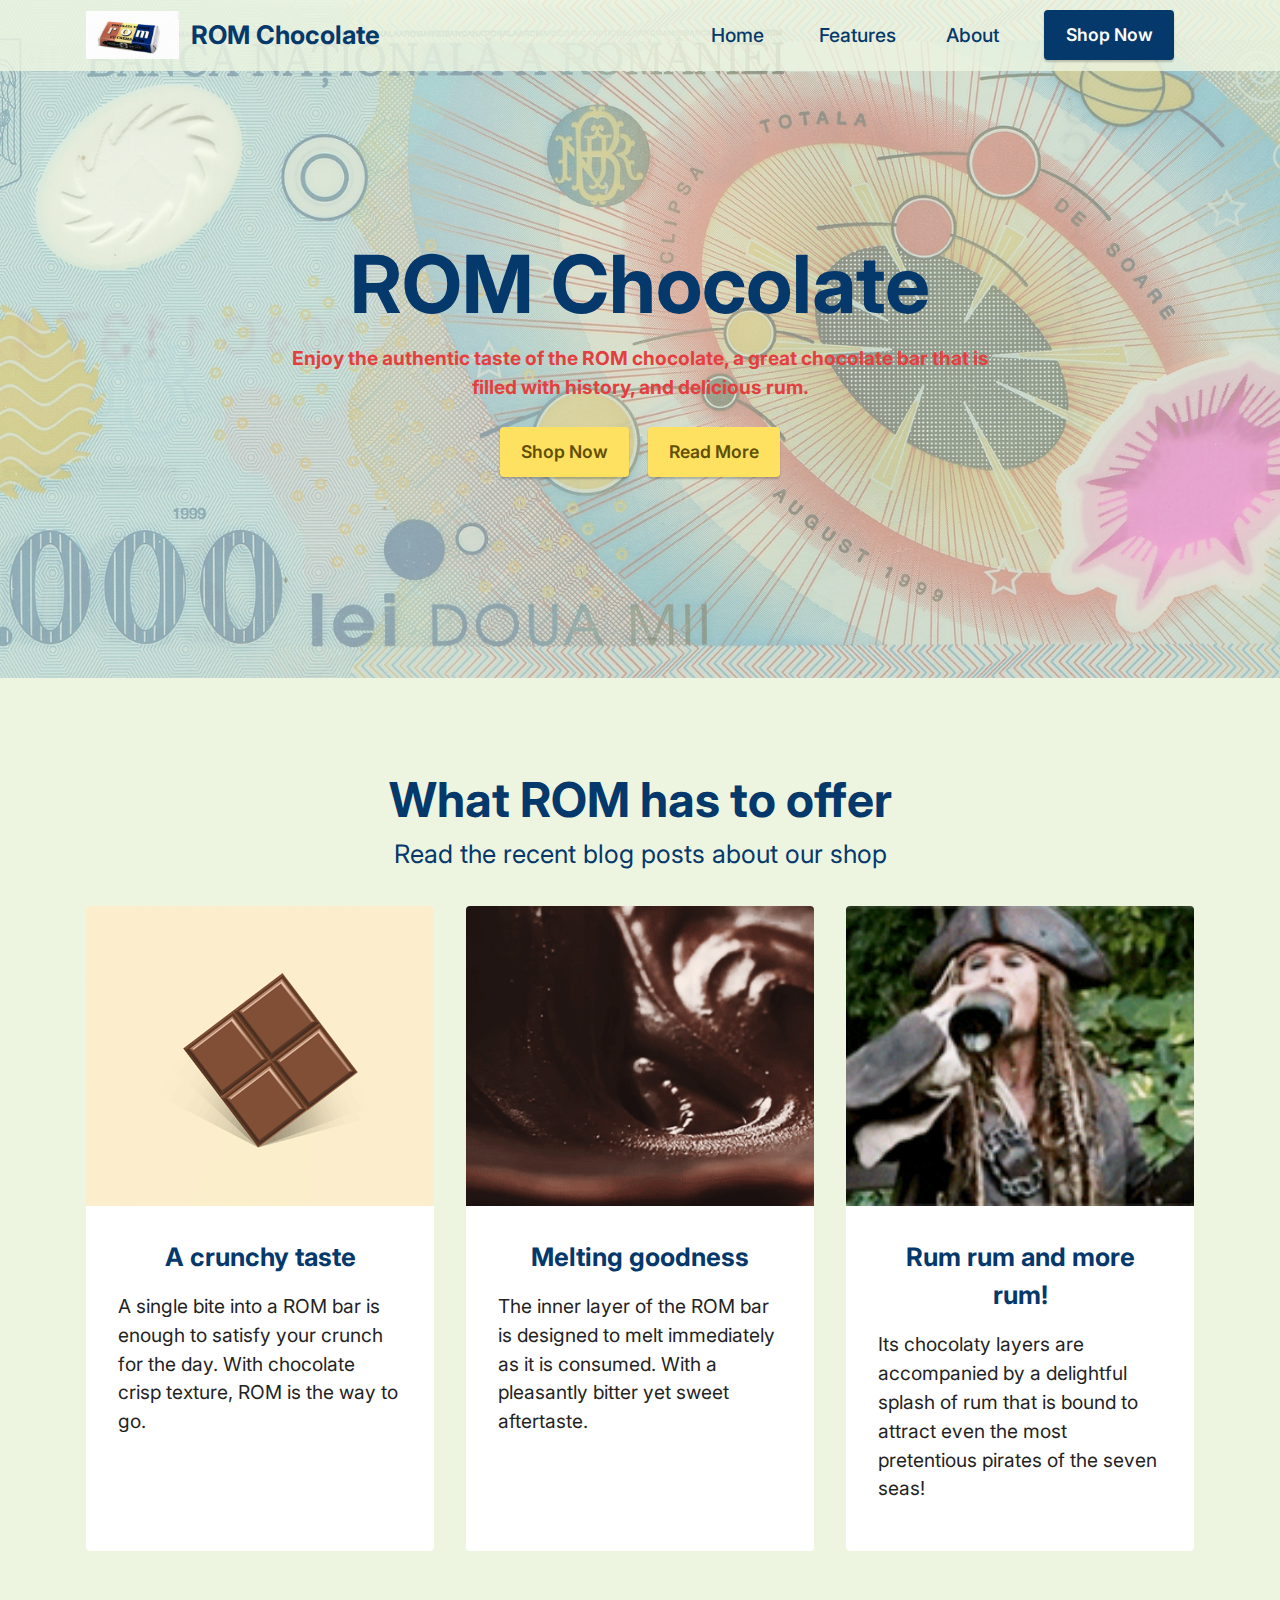
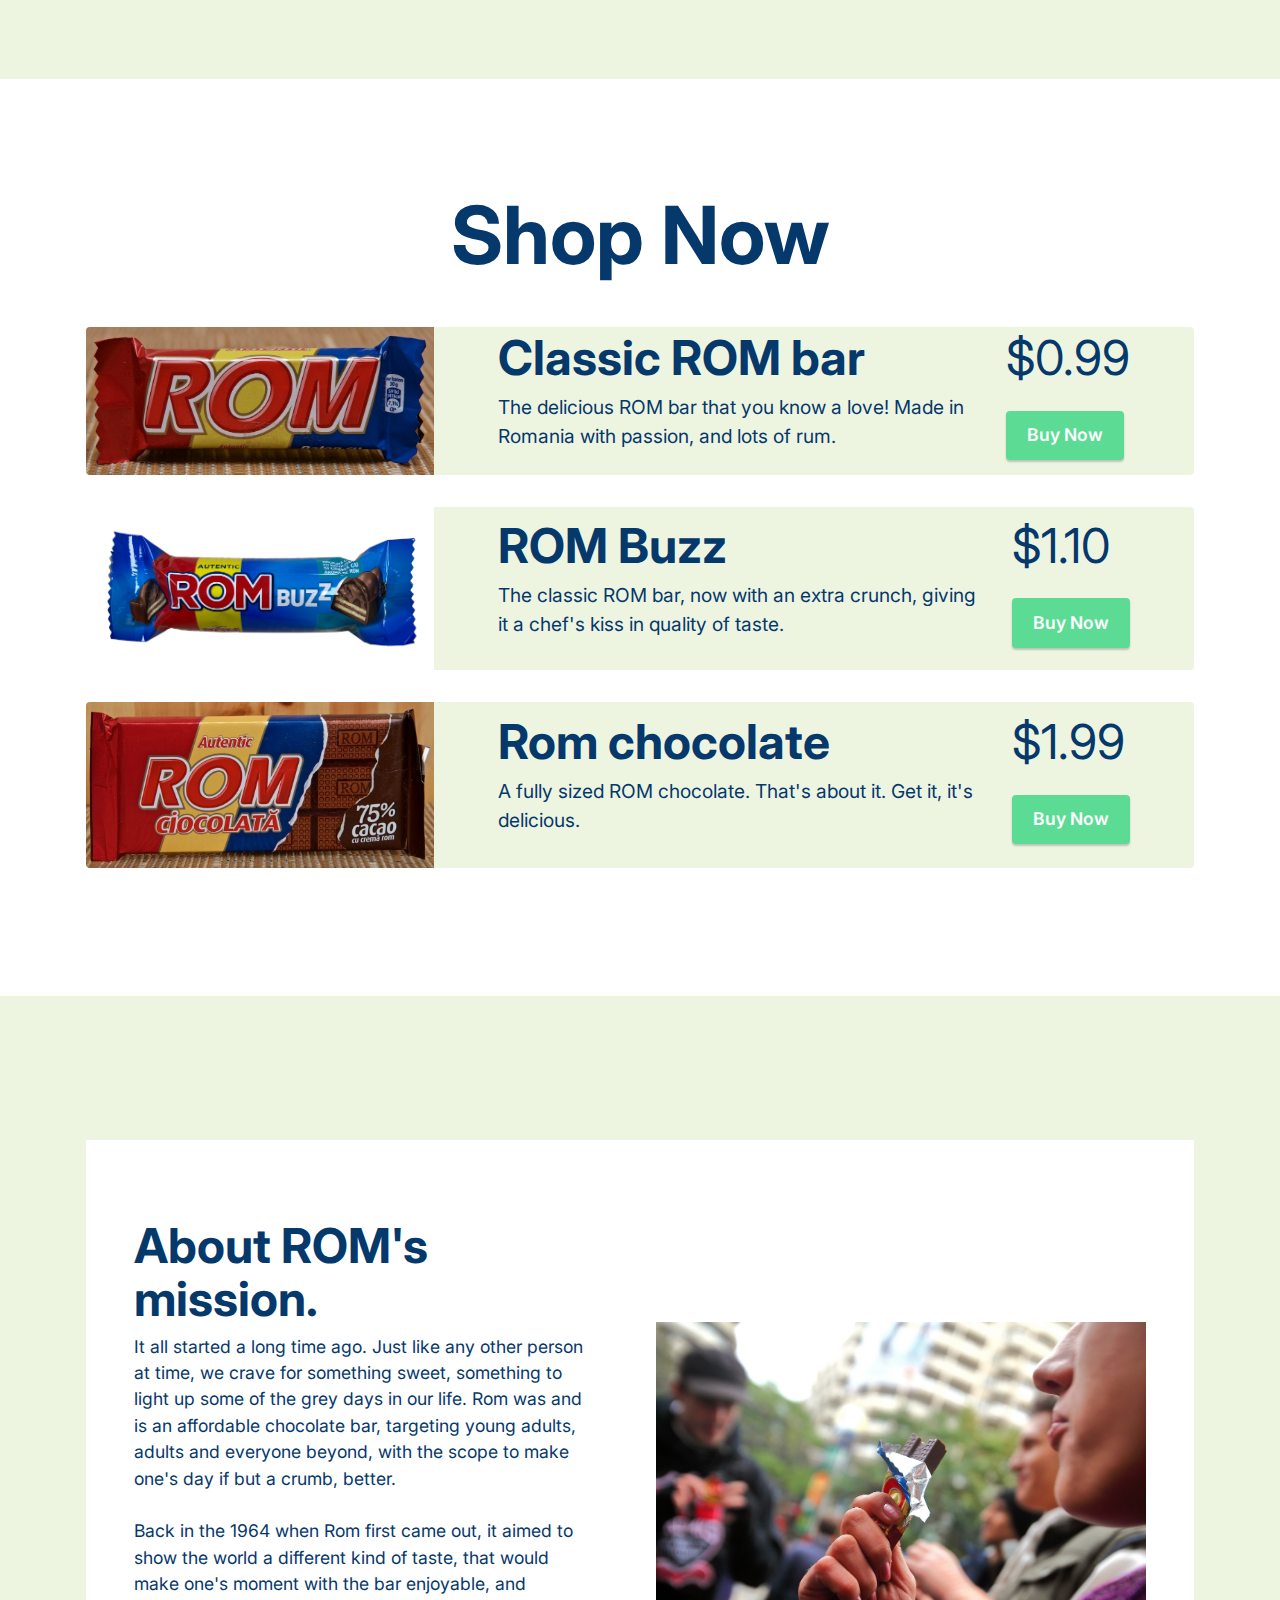
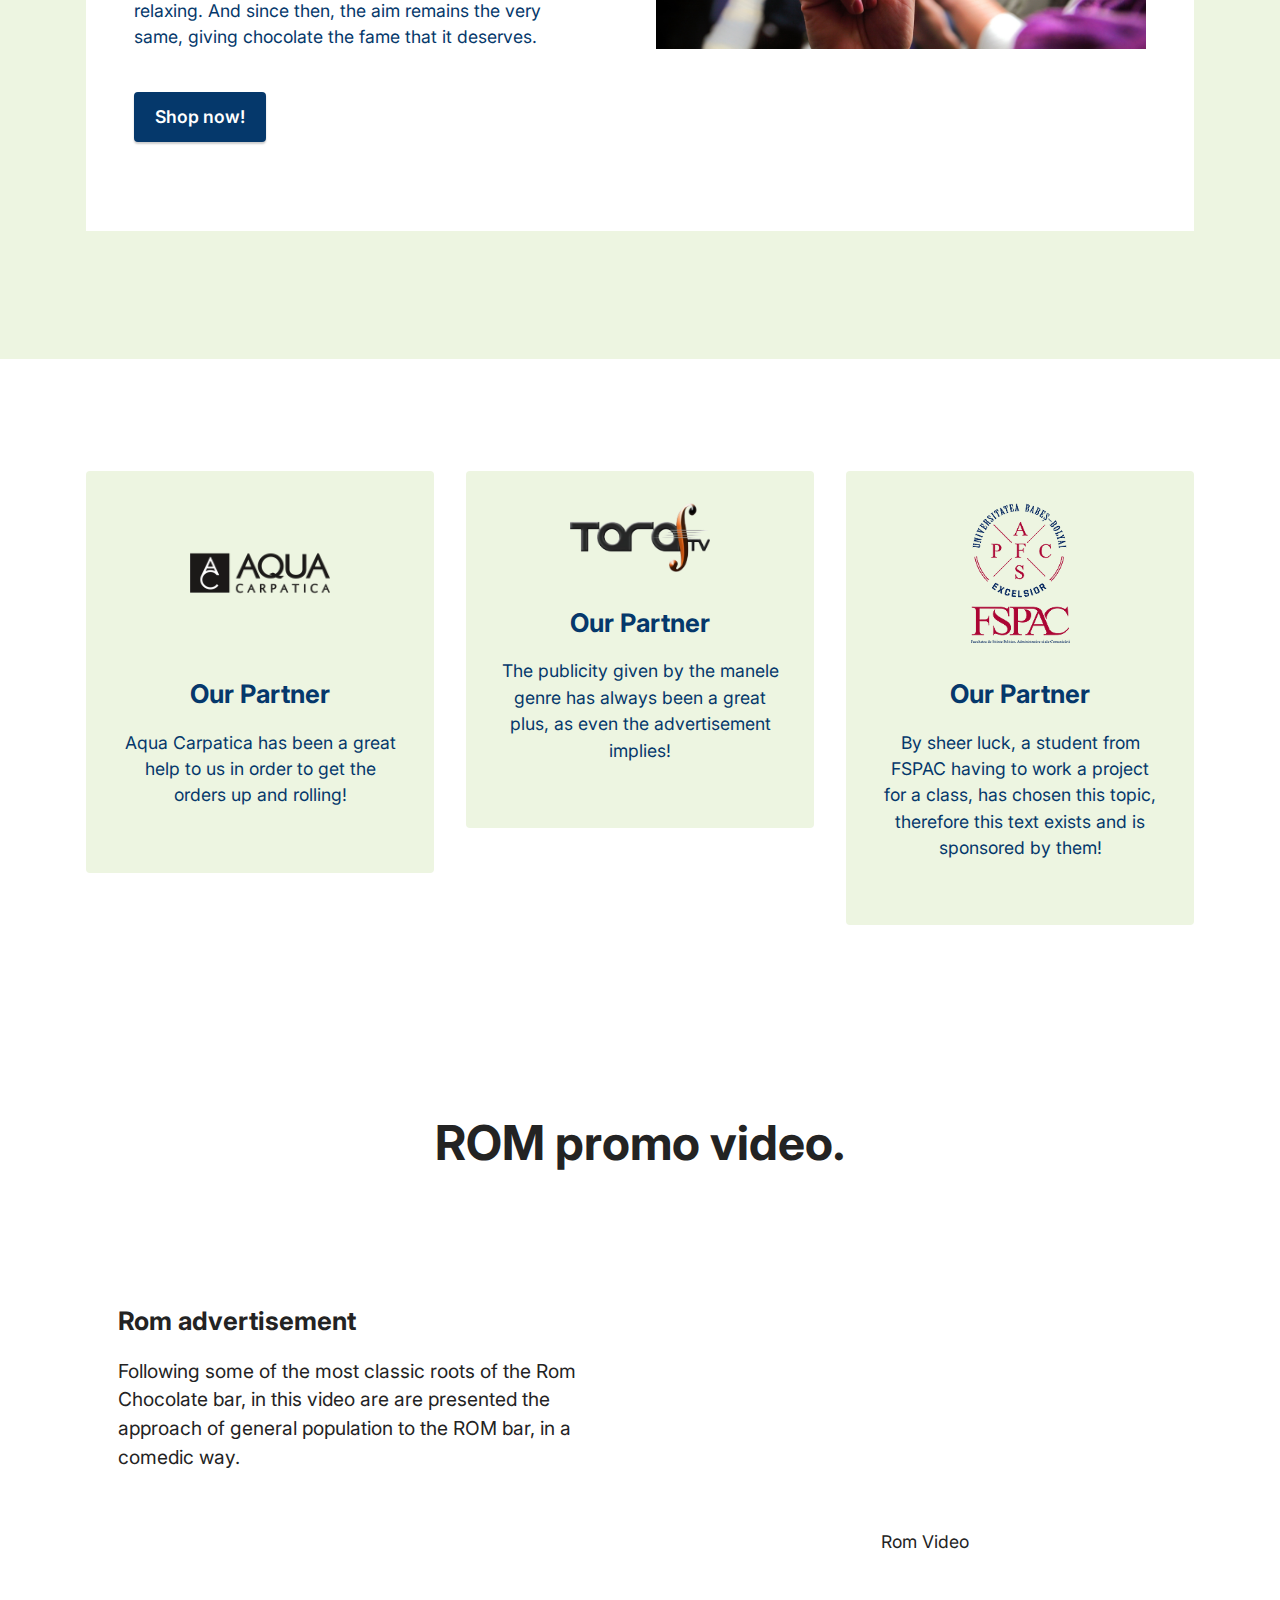
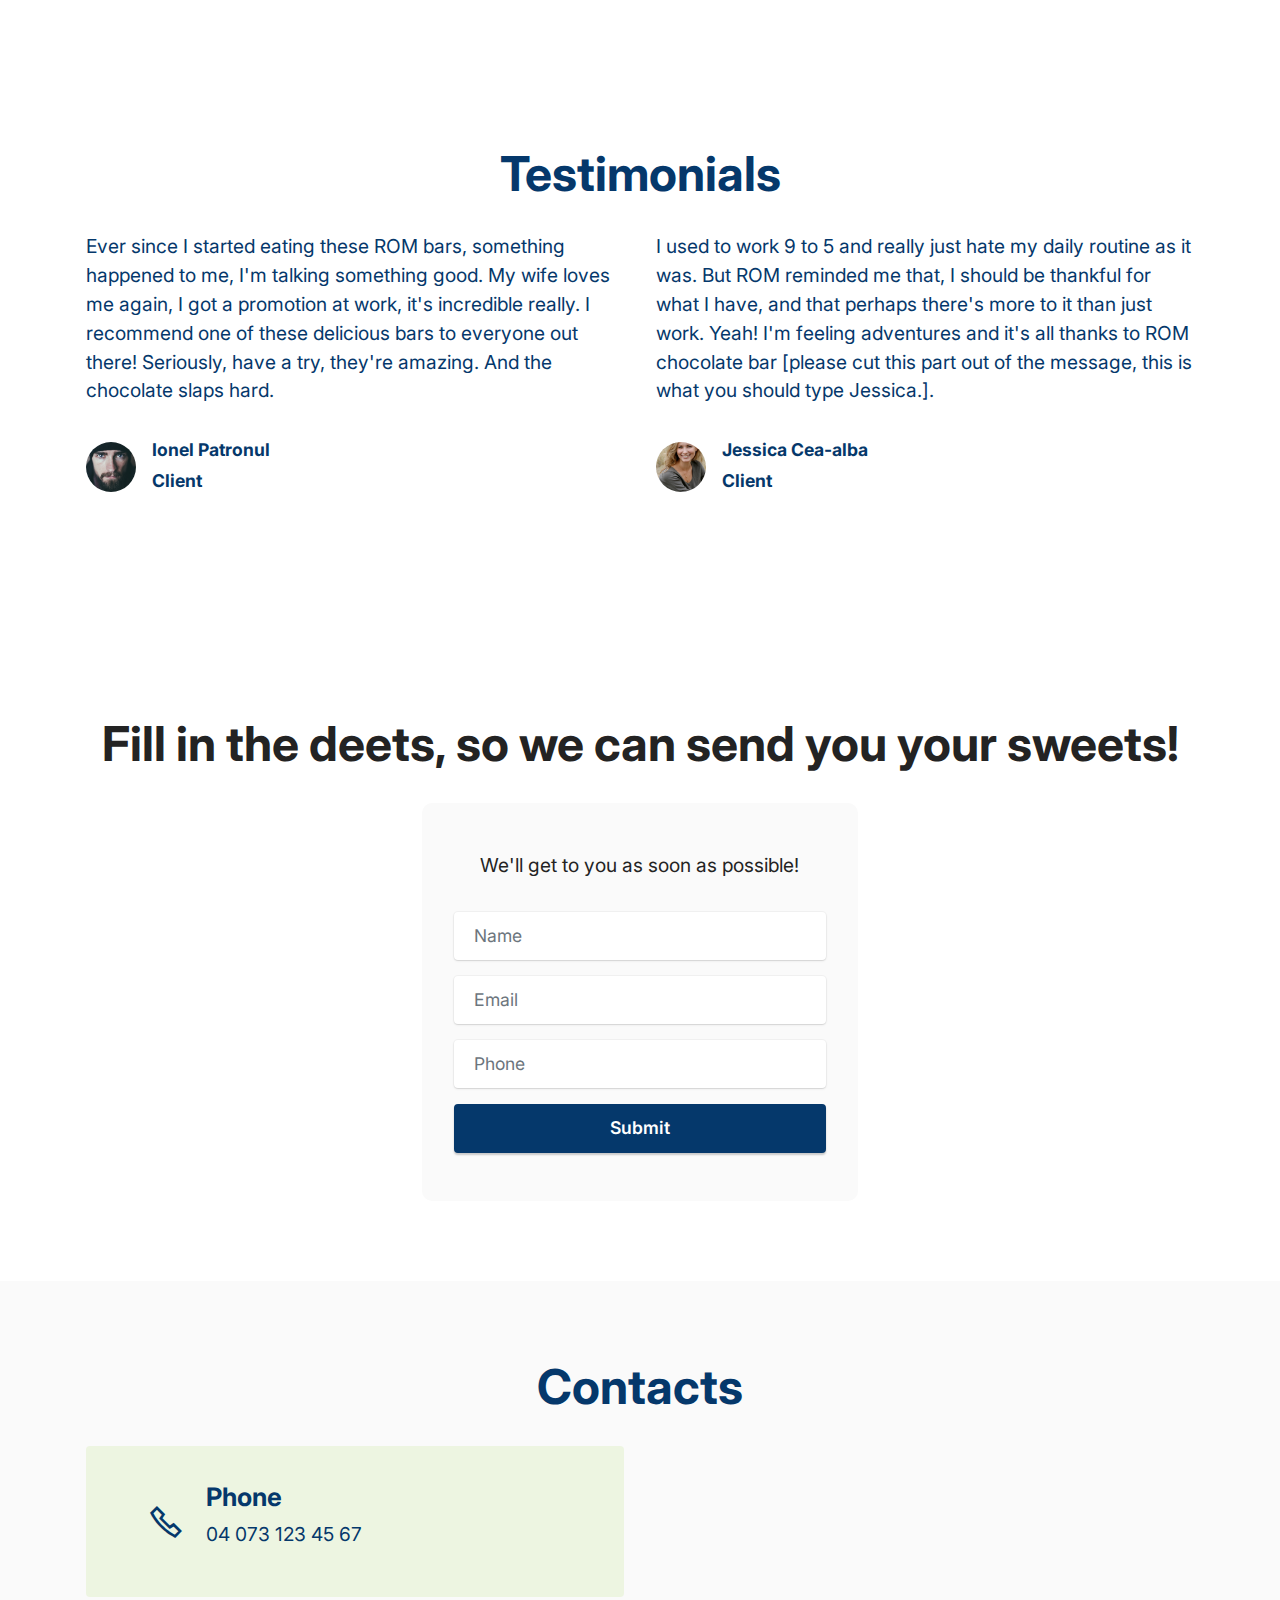
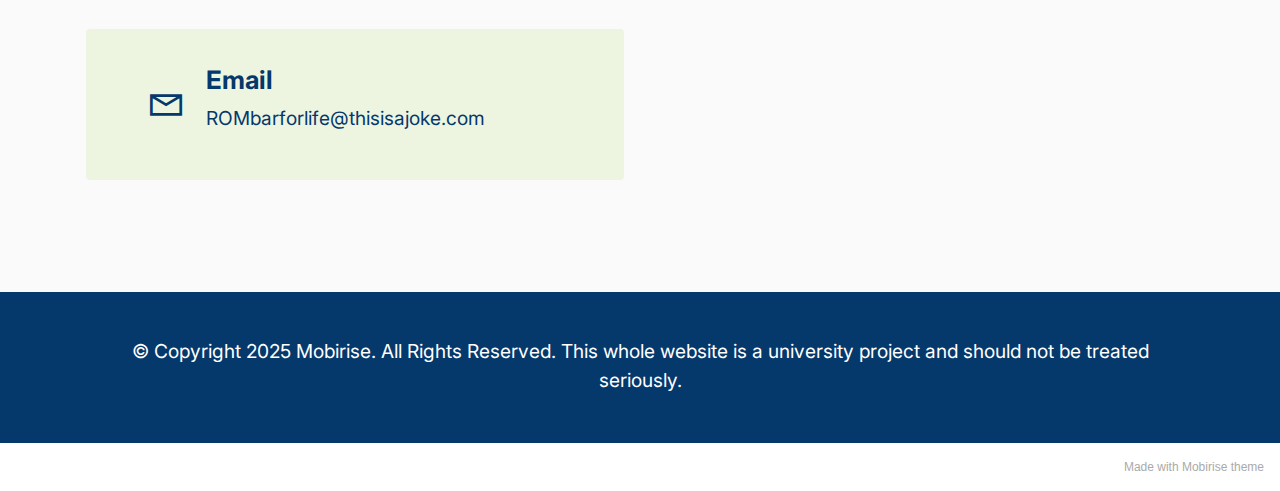
<file: index.html>
<!DOCTYPE html>
<html  >
<head>
  <!-- Site made with Mobirise Website Builder v5.5.2, https://mobirise.com -->
  <meta charset="UTF-8">
  <meta http-equiv="X-UA-Compatible" content="IE=edge">
  <meta name="generator" content="Mobirise v5.5.2, mobirise.com">
  <meta name="viewport" content="width=device-width, initial-scale=1, minimum-scale=1">
  <link rel="shortcut icon" href="assets/images/f0c867443e08a707c7f8218024c99d78.jpg" type="image/x-icon">
  <meta name="description" content="">
  
  
  <title>Home</title>
  <link rel="stylesheet" href="assets/web/assets/mobirise-icons2/mobirise2.css">
  <link rel="stylesheet" href="assets/bootstrap/css/bootstrap.min.css">
  <link rel="stylesheet" href="assets/bootstrap/css/bootstrap-grid.min.css">
  <link rel="stylesheet" href="assets/bootstrap/css/bootstrap-reboot.min.css">
  <link rel="stylesheet" href="assets/dropdown/css/style.css">
  <link rel="stylesheet" href="assets/socicon/css/styles.css">
  <link rel="stylesheet" href="assets/theme/css/style.css">
  <link rel="preload" href="https://fonts.googleapis.com/css?family=Inter:100,200,300,400,500,600,700,800,900&display=swap" as="style" onload="this.onload=null;this.rel='stylesheet'">
  <noscript><link rel="stylesheet" href="https://fonts.googleapis.com/css?family=Inter:100,200,300,400,500,600,700,800,900&display=swap"></noscript>
  <link rel="preload" as="style" href="assets/mobirise/css/mbr-additional.css"><link rel="stylesheet" href="assets/mobirise/css/mbr-additional.css" type="text/css">
  
  
  
  
</head>
<body>
  
  <section data-bs-version="5.1" class="menu menu3 cid-sFAA5oUu2Y" once="menu" id="menu3-1">
    
    <nav class="navbar navbar-dropdown navbar-expand-lg">
        <div class="container">
            <div class="navbar-brand">
                <span class="navbar-logo">
                    <a href="https://mobiri.se">
                        <img src="assets/images/f0c867443e08a707c7f8218024c99d78.jpg" alt="Mobirise" style="height: 3rem;">
                    </a>
                </span>
                <span class="navbar-caption-wrap"><a class="navbar-caption text-primary display-5" href="https://mobiri.se">ROM Chocolate</a></span>
            </div>
            <button class="navbar-toggler" type="button" data-toggle="collapse" data-bs-toggle="collapse" data-target="#navbarSupportedContent" data-bs-target="#navbarSupportedContent" aria-controls="navbarNavAltMarkup" aria-expanded="false" aria-label="Toggle navigation">
                <div class="hamburger">
                    <span></span>
                    <span></span>
                    <span></span>
                    <span></span>
                </div>
            </button>
            <div class="collapse navbar-collapse" id="navbarSupportedContent">
                <ul class="navbar-nav nav-dropdown" data-app-modern-menu="true"><li class="nav-item"><a class="nav-link link text-primary display-7" href="#top">Home&nbsp;</a></li>
                    <li class="nav-item"><a class="nav-link link text-primary display-7" href="index.html#content2-e">Features</a></li>
                    <li class="nav-item"><a class="nav-link link text-primary display-7" href="index.html#features16-9">About</a></li></ul>
                
                <div class="navbar-buttons mbr-section-btn"><a class="btn btn-primary display-4" href="index.html#content4-6">
                        Shop Now</a></div>
            </div>
        </div>
    </nav>
</section>

<section data-bs-version="5.1" class="header1 cid-sFCAOqBTxa" id="header1-i">

    

    <div class="mbr-overlay" style="opacity: 0.6; background-color: rgb(237, 245, 225);"></div>

    <div class="container">
        <div class="row justify-content-center">
            <div class="col-12 col-lg-8">
                <h1 class="mbr-section-title mbr-fonts-style mb-3 display-1"><strong>ROM Chocolate</strong></h1>
                
                <p class="mbr-text mbr-fonts-style display-7"><strong>Enjoy the authentic taste of the ROM chocolate, a great chocolate bar that is filled with history, and delicious rum.</strong></p>
                <div class="mbr-section-btn mt-3"><a class="btn btn-warning display-4" href="index.html#content4-6">Shop Now</a> <a class="btn btn-warning display-4" href="index.html#features16-9">Read More</a></div>
            </div>
        </div>
    </div>
</section>

<section data-bs-version="5.1" class="content2 cid-sFAOw5Fdod" id="content2-e">
    
    
    <div class="container">
        <div class="mbr-section-head">
            <h4 class="mbr-section-title mbr-fonts-style align-center mb-0 display-2"><strong>What ROM has to offer</strong></h4>
            <h5 class="mbr-section-subtitle mbr-fonts-style align-center mb-0 mt-2 display-5">Read the recent blog posts about
                our shop</h5>
        </div>
        <div class="row mt-4">
            <div class="item features-image сol-12 col-md-6 col-lg-4">
                <div class="item-wrapper">
                    <div class="item-img">
                        <img src="assets/images/97167a23753711.5632845400ffe.gif" alt="" title="">
                    </div>
                    <div class="item-content">
                        <h5 class="item-title mbr-fonts-style display-5"><strong>A crunchy taste</strong></h5>
                        
                        <p class="mbr-text mbr-fonts-style mt-3 display-7">A single bite into a ROM bar is enough to satisfy your crunch for the day. With chocolate crisp texture, ROM is the way to go.</p>
                    </div>
                    
                </div>
            </div>
            <div class="item features-image сol-12 col-md-6 col-lg-4">
                <div class="item-wrapper">
                    <div class="item-img">
                        <img src="assets/images/original.gif" alt="" title="">
                    </div>
                    <div class="item-content">
                        <h5 class="item-title mbr-fonts-style display-5"><strong>Melting goodness</strong></h5>
                        
                        <p class="mbr-text mbr-fonts-style mt-3 display-7">The inner layer of the ROM bar is designed to melt immediately as it is consumed. With a pleasantly bitter yet sweet aftertaste.</p>
                    </div>
                    
                </div>
            </div>
            <div class="item features-image сol-12 col-md-6 col-lg-4">
                <div class="item-wrapper">
                    <div class="item-img">
                        <img src="assets/images/giphy.gif" alt="" title="">
                    </div>
                    <div class="item-content">
                        <h5 class="item-title mbr-fonts-style display-5"><strong>Rum rum and more rum!</strong></h5>
                        
                        <p class="mbr-text mbr-fonts-style mt-3 display-7">Its chocolaty layers are accompanied by a delightful splash of rum that is bound to attract even the most pretentious pirates of the seven seas!&nbsp;</p>
                    </div>
                    
                </div>
            </div>

        </div>
    </div>
</section>

<section data-bs-version="5.1" class="content4 cid-sFADQQfNeA" id="content4-6">
    
    
    <div class="container">
        <div class="row justify-content-center">
            <div class="title col-md-12 col-lg-10">
                <h3 class="mbr-section-title mbr-fonts-style align-center mb-4 display-1"><strong>Shop Now</strong></h3>
                <h4 class="mbr-section-subtitle align-center mbr-fonts-style mb-4 display-5"></h4>
                
            </div>
        </div>
    </div>
</section>

<section data-bs-version="5.1" class="features8 cid-sFADMOwrhN" xmlns="http://www.w3.org/1999/html" id="features9-4">
    
    

    

    <div class="container">
        <div class="card">
            <div class="card-wrapper">
                <div class="row align-items-center">
                    <div class="col-12 col-md-4">
                        <div class="image-wrapper">
                            <img src="assets/images/front-fr.19.full.jpg" alt="Mobirise">
                        </div>
                    </div>
                    <div class="col-12 col-md">
                        <div class="card-box">
                            <div class="row">
                                <div class="col-md">
                                    <h6 class="card-title mbr-fonts-style display-2"><strong>Classic ROM bar</strong></h6>
                                    <p class="mbr-text mbr-fonts-style display-7">The delicious ROM bar that you know a love! Made in Romania with passion, and lots of rum.<br></p>
                                </div>
                                <div class="col-md-auto">
                                    <p class="price mbr-fonts-style display-2">$0.99</p>
                                    <div class="mbr-section-btn"><a href="index.html#form7-2" class="btn btn-secondary display-4">
                                            Buy Now
                                        </a></div>
                                </div>
                                <div></div>
                            </div>
                        </div>
                    </div>
                </div>
            </div>
        </div>
        <div class="card">
            <div class="card-wrapper">
                <div class="row align-items-center">
                    <div class="col-12 col-md-4">
                        <div class="image-wrapper">
                            <img src="assets/images/4289-1-rom-buzz.jpg" alt="Mobirise">
                        </div>
                    </div>
                    <div class="col-12 col-md">
                        <div class="card-box">
                            <div class="row">
                                <div class="col-md">
                                    <h6 class="card-title mbr-fonts-style display-2"><strong>ROM Buzz</strong></h6>
                                    <p class="mbr-text mbr-fonts-style display-7">The classic ROM bar, now with an extra crunch, giving it a chef's kiss in quality of taste.</p>
                                </div>
                                <div class="col-md-auto">
                                    <p class="price mbr-fonts-style display-2">$1.10</p>
                                    <div class="mbr-section-btn"><a href="index.html#form7-2" class="btn btn-secondary display-4">
                                            Buy Now
                                        </a></div>
                                </div>
                                <div></div>
                            </div>
                        </div>
                    </div>
                </div>
            </div>
        </div>
        <div class="card">
            <div class="card-wrapper">
                <div class="row align-items-center">
                    <div class="col-12 col-md-4">
                        <div class="image-wrapper">
                            <img src="assets/images/front-en.8.full.jpg" alt="Mobirise">
                        </div>
                    </div>
                    <div class="col-12 col-md">
                        <div class="card-box">
                            <div class="row">
                                <div class="col-md">
                                    <h6 class="card-title mbr-fonts-style display-2"><strong>Rom chocolate</strong></h6>
                                    <p class="mbr-text mbr-fonts-style display-7">A fully sized ROM chocolate. That's about it. Get it, it's delicious.</p>
                                </div>
                                <div class="col-md-auto">
                                    <p class="price mbr-fonts-style display-2">$1.99</p>
                                    <div class="mbr-section-btn"><a href="index.html#form7-2" class="btn btn-secondary display-4">
                                            Buy Now
                                        </a></div>
                                </div>
                                <div></div>
                            </div>
                        </div>
                    </div>
                </div>
            </div>
        </div>
    </div>
</section>

<section data-bs-version="5.1" class="features15 cid-sFANq99njx" id="features16-9">

    

    
    <div class="container">
        <div class="content-wrapper">
            <div class="row align-items-center">
                <div class="col-12 col-lg">
                    <div class="text-wrapper">
                        <h6 class="card-title mbr-fonts-style display-2"><strong>About ROM's mission.</strong></h6>
                        <p class="mbr-text mbr-fonts-style mb-4 display-4">It all started a long time ago. Just like any other person at time, we crave for something sweet, something to light up some of the grey days in our life. Rom was and is an affordable chocolate bar, targeting young adults, adults and everyone beyond, with the scope to make one's day if but a crumb, better.&nbsp;<br><br>Back in the 1964 when Rom first came out, it aimed to show the world a different kind of taste, that would make one's moment with the bar enjoyable, and relaxing. And since then, the aim remains the very same, giving chocolate the fame that it deserves.</p>
                        <div class="mbr-section-btn mt-3"><a class="btn btn-primary display-4" href="index.html#content4-6">Shop now!</a></div>
                    </div>
                </div>
                <div class="col-12 col-lg-6">
                    <div class="image-wrapper">
                        <img src="assets/images/8-ciocolata-om.jpg" alt="Mobirise">
                    </div>
                </div>
            </div>
        </div>
    </div>
</section>

<section data-bs-version="5.1" class="clients2 cid-sFAOcdRzJX" id="clients2-b">

    

    
    <div class="container">
        <div class="row justify-content-center">
            <div class="card col-12 col-md-6 col-lg-4">
                <div class="card-wrapper">
                    <div class="img-wrapper">
                        <img src="assets/images/240351.png" alt="Mobirise">
                    </div>
                    <div class="card-box align-center">
                        
                        <h5 class="card-title mbr-fonts-style mb-3 display-5">
                            <strong>Our Partner</strong>
                        </h5>
                        <p class="mbr-text mbr-fonts-style mb-4 display-4">
                            Aqua Carpatica has been a great help to us in order to get the orders up and rolling!</p>
                        
                    </div>
                </div>
            </div>
            <div class="card col-12 col-md-6 col-lg-4">
                <div class="card-wrapper">
                    <div class="img-wrapper">
                        <img src="assets/images/taraf-tv-28200529.webp" alt="Mobirise">
                    </div>
                    <div class="card-box align-center">
                        
                        <h5 class="card-title mbr-fonts-style mb-3 display-5"><strong>Our Partner</strong></h5>
                        <p class="mbr-text mbr-fonts-style mb-4 display-4">
                            The publicity given by the manele genre has always been a great plus, as even the advertisement implies!</p>
                        
                    </div>
                </div>
            </div>
            <div class="card col-12 col-md-6 col-lg-4">
                <div class="card-wrapper">
                    <div class="img-wrapper">
                        <img src="assets/images/logo-fspac.png" alt="Mobirise">
                    </div>
                    <div class="card-box align-center">
                        
                        <h5 class="card-title mbr-fonts-style mb-3 display-5"><strong>Our Partner</strong></h5>
                        <p class="mbr-text mbr-fonts-style mb-4 display-4">By sheer luck, a student from FSPAC having to work a project for a class, has chosen this topic, therefore this text exists and is sponsored by them!</p>
                        
                    </div>
                </div>
            </div>
            
        </div>
    </div>
</section>

<section data-bs-version="5.1" class="video5 cid-t9BFIIkrwC" id="video5-1">
    
    
    <div class="container">
        <div class="title-wrapper mb-5">
            <h4 class="mbr-section-title mbr-fonts-style mb-0 display-2">
                <strong>ROM promo video.</strong></h4>
        </div>
        <div class="row align-items-center">
            <div class="col-12 col-lg-6 video-block">
                <div class="video-wrapper"><iframe class="mbr-embedded-video" src="https://www.youtube.com/embed/kKoQbzn1q1c?rel=0&amp;amp;showinfo=0&amp;autoplay=0&amp;loop=0" width="1280" height="720" frameborder="0" allowfullscreen></iframe></div>
                <p class="mbr-description pt-2 mbr-fonts-style display-4">
                    Rom Video</p>
            </div>
            <div class="col-12 col-lg">
                <div class="text-wrapper">
                    <h3 class="mbr-section-subtitle mbr-fonts-style mb-3 display-5">
                        <strong>Rom&nbsp;advertisement</strong></h3>
                    <p class="mbr-text mbr-fonts-style display-7">Following some of the most classic roots of the Rom Chocolate bar, in this video are are presented the approach of general population to the ROM bar, in a comedic way.</p>
                </div>
            </div>
        </div>
    </div>
</section>

<section data-bs-version="5.1" class="testimonials2 cid-sFAO03Bfrt" id="testimonials2-a">
    
    
    <div class="container">
        <h3 class="mbr-section-title mbr-fonts-style align-center mb-4 display-2">
            <strong>Testimonials</strong>
        </h3>
        <div class="row justify-content-center">
            <div class="card col-12 col-md-6">
                <p class="mbr-text mbr-fonts-style mb-4 display-7">Ever since I started eating these ROM bars, something happened to me, I'm talking something good. My wife loves me again, I got a promotion at work, it's incredible really. I recommend one of these delicious bars to everyone out there! Seriously, have a try, they're amazing. And the chocolate slaps hard.</p>
                <div class="d-flex mb-md-0 mb-4">
                    <div class="image-wrapper">
                        <img src="assets/images/mbr-7.jpg" alt="Mobirise">
                    </div>
                    <div class="text-wrapper">
                        <p class="name mbr-fonts-style mb-1 display-4">
                            <strong>Ionel Patronul</strong></p>
                        <p class="position mbr-fonts-style display-4">
                            <strong>Client</strong>
                        </p>
                    </div>
                </div>
            </div>
            <div class="card col-12 col-md-6">
                <p class="mbr-text mbr-fonts-style mb-4 display-7">I used to work 9 to 5 and really just hate my daily routine as it was. But ROM reminded me that, I should be thankful for what I have, and that perhaps there's more to it than just work. Yeah! I'm feeling adventures and it's all thanks to ROM chocolate bar [please cut this part out of the message, this is what you should type Jessica.].</p>
                <div class="d-flex mb-md-0 mb-4">
                    <div class="image-wrapper">
                        <img src="assets/images/mbr-6.jpg" alt="Mobirise">
                    </div>
                    <div class="text-wrapper">
                        <p class="name mbr-fonts-style mb-1 display-4">
                            <strong>Jessica Cea-alba</strong></p>
                        <p class="position mbr-fonts-style display-4">
                            <strong>Client</strong>
                        </p>
                    </div>
                </div>
            </div>
        </div>
    </div>
</section>

<section data-bs-version="5.1" class="form7 cid-t9HxvJweTh" id="form7-2">
    
    
    <div class="container">
        <div class="mbr-section-head">
            <h3 class="mbr-section-title mbr-fonts-style align-center mb-0 display-2">
                <strong>Fill in the deets, so we can send you your sweets!</strong></h3>
            
        </div>
        <div class="row justify-content-center mt-4">
            <div class="col-lg-8 mx-auto mbr-form" data-form-type="formoid">
                <form action="https://mobirise.eu/" method="POST" class="mbr-form form-with-styler mx-auto" data-form-title="Form Name"><input type="hidden" name="email" data-form-email="true" value="Urnvl1j0OJJtdQUJT0FMTTqHBh427eKUxbfzRenmu/nCNc8NciKYXl972Ju/86DZNriTd9t7kfm75TWMJ9d7K5aJ/VBMmwoSG3J1iaac49undYiE4exOJayWcllEl2qw">
                    <p class="mbr-text mbr-fonts-style align-center mb-4 display-7">We'll get to you as soon as possible!</p>
                    <div class="row">
                        <div hidden="hidden" data-form-alert="" class="alert alert-success col-12">Thanks for filling
                            out the form!</div>
                        <div hidden="hidden" data-form-alert-danger="" class="alert alert-danger col-12">Oops...! some
                            problem!</div>
                    </div>
                    <div class="dragArea row">
                        <div class="col-lg-12 col-md-12 col-sm-12 form-group mb-3" data-for="name">
                            <input type="text" name="name" placeholder="Name" data-form-field="name" class="form-control" value="" id="name-form7-2">
                        </div>
                        <div class="col-lg-12 col-md-12 col-sm-12 form-group mb-3" data-for="email">
                            <input type="email" name="email" placeholder="Email" data-form-field="email" class="form-control" value="" id="email-form7-2">
                        </div>
                        <div data-for="phone" class="col-lg-12 col-md-12 col-sm-12 form-group mb-3">
                            <input type="tel" name="phone" placeholder="Phone" data-form-field="phone" class="form-control" value="" id="phone-form7-2">
                        </div>
                        <div class="col-auto mbr-section-btn align-center">
                            <button type="submit" class="btn btn-primary display-4">Submit</button>
                        </div>
                    </div>
                </form>
            </div>
        </div>
    </div>
</section>

<section data-bs-version="5.1" class="contacts3 map1 cid-sFAOgbarYq" id="contacts3-c">

    
    
    <div class="container">
        <div class="mbr-section-head">
            <h3 class="mbr-section-title mbr-fonts-style align-center mb-0 display-2">
                <strong>Contacts</strong>
            </h3>
            
        </div>
        <div class="row justify-content-center mt-4">
            <div class="card col-12 col-md-6">
                <div class="card-wrapper">
                    <div class="image-wrapper">
                        <span class="mbr-iconfont mobi-mbri-phone mobi-mbri" style="color: rgb(5, 56, 107); fill: rgb(5, 56, 107);"></span>
                    </div>
                    <div class="text-wrapper">
                        <h6 class="card-title mbr-fonts-style mb-1 display-5">
                            <strong>Phone</strong>
                        </h6>
                        <p class="mbr-text mbr-fonts-style display-7">
                            04 073 123 45 67
                        </p>
                    </div>
                </div>
                <div class="card-wrapper">
                    <div class="image-wrapper">
                        <span class="mbr-iconfont mobi-mbri-letter mobi-mbri" style="color: rgb(5, 56, 107); fill: rgb(5, 56, 107);"></span>
                    </div>
                    <div class="text-wrapper">
                        <h6 class="card-title mbr-fonts-style mb-1 display-5">
                            <strong>Email</strong>
                        </h6>
                        <p class="mbr-text mbr-fonts-style display-7">ROMbarforlife@thisisajoke.com</p>
                    </div>
                </div>
            </div>
            <div class="map-wrapper col-12 col-md-6">
                <div class="google-map"><iframe frameborder="0" style="border:0" src="https://www.google.com/maps/embed/v1/place?key=AIzaSyCZI5F_k6S1k46ujh0SNrapM89f7mJxd30&amp;q=Cluj napoca, FSPAC" allowfullscreen=""></iframe></div>
            </div>
        </div>
    </div>
</section>

<section data-bs-version="5.1" class="footer3 cid-sFAOjz8nX7" once="footers" id="footer3-d">

    

    

    <div class="container">
        <div class="media-container-row align-center mbr-white">
            <div class="row row-links">
                <ul class="foot-menu">
                    
                    
                    
                    
                    
                <li class="foot-menu-item mbr-fonts-style display-7"><a href="#top" class="text-primary">Home</a></li><li class="foot-menu-item mbr-fonts-style display-7"><a href="index.html#content4-5" class="text-primary">Features</a></li><li class="foot-menu-item mbr-fonts-style display-7"><a href="index.html#content4-6" class="text-primary">Shop</a></li><li class="foot-menu-item mbr-fonts-style display-7"><a href="index.html#features16-9" class="text-primary">About</a></li><li class="foot-menu-item mbr-fonts-style display-7"><a href="index.html#features16-9" class="text-primary">About</a></li></ul>
            </div>
            
            <div class="row row-copirayt">
                <p class="mbr-text mb-0 mbr-fonts-style mbr-white align-center display-7">
                    © Copyright 2025 Mobirise. All Rights Reserved. This whole website is a university project and should not be treated seriously.</p>
            </div>
        </div>
    </div>
</section><section style="background-color: #fff; font-family: -apple-system, BlinkMacSystemFont, 'Segoe UI', 'Roboto', 'Helvetica Neue', Arial, sans-serif; color:#aaa; font-size:12px; padding: 0; align-items: center; display: flex;"><a href="https://mobirise.site/n" style="flex: 1 1; height: 3rem; padding-left: 1rem;"></a><p style="flex: 0 0 auto; margin:0; padding-right:1rem;">Made with <a href="https://mobirise.site/b" style="color:#aaa;">Mobirise</a> theme</p></section><script src="assets/bootstrap/js/bootstrap.bundle.min.js"></script>  <script src="assets/smoothscroll/smooth-scroll.js"></script>  <script src="assets/ytplayer/index.js"></script>  <script src="assets/dropdown/js/navbar-dropdown.js"></script>  <script src="assets/playervimeo/vimeo_player.js"></script>  <script src="assets/theme/js/script.js"></script>  <script src="assets/formoid/formoid.min.js"></script>  
  
  
</body>
</html>
</file>
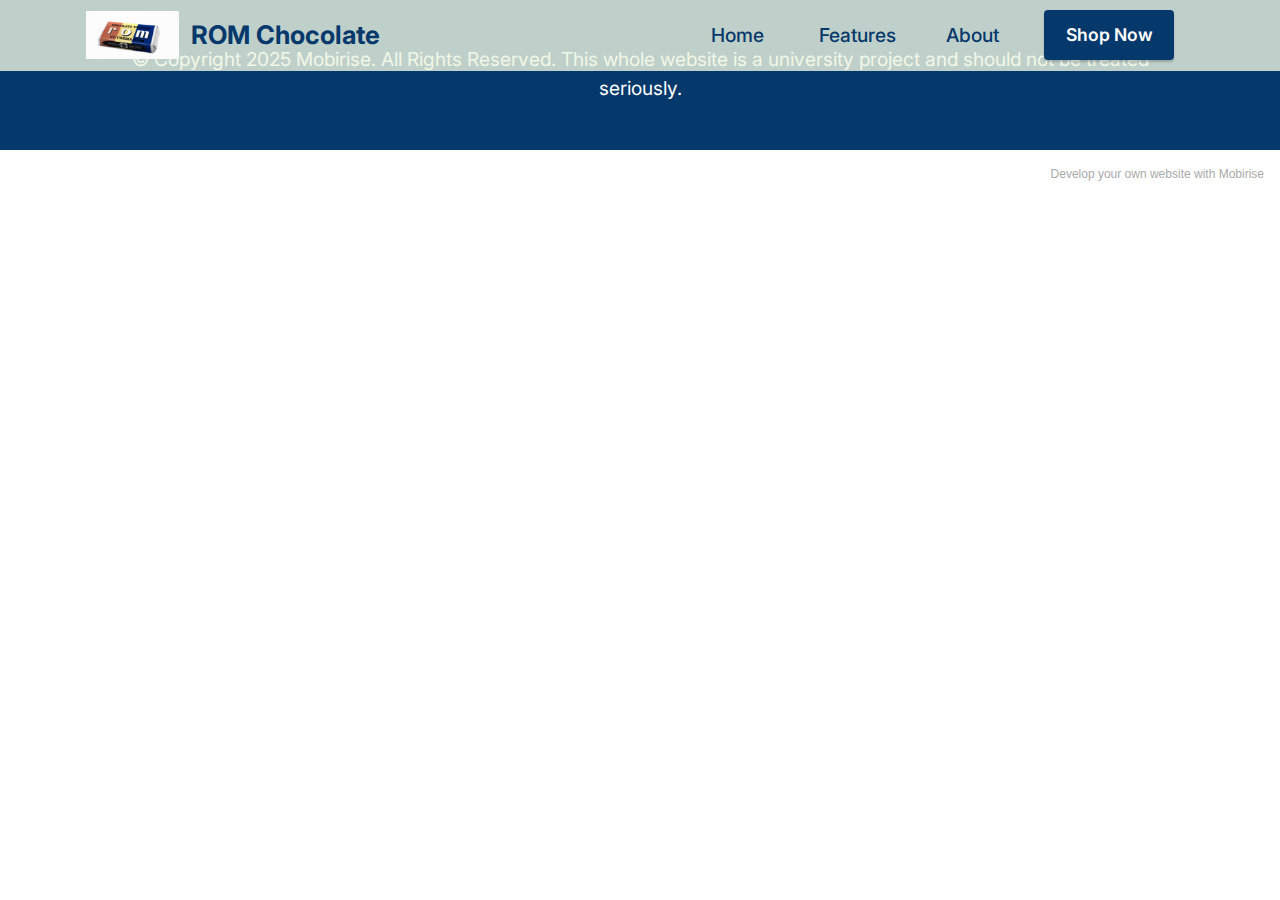
<file: page1.html>
<!DOCTYPE html>
<html  >
<head>
  <!-- Site made with Mobirise Website Builder v5.5.2, https://mobirise.com -->
  <meta charset="UTF-8">
  <meta http-equiv="X-UA-Compatible" content="IE=edge">
  <meta name="generator" content="Mobirise v5.5.2, mobirise.com">
  <meta name="viewport" content="width=device-width, initial-scale=1, minimum-scale=1">
  <link rel="shortcut icon" href="assets/images/f0c867443e08a707c7f8218024c99d78.jpg" type="image/x-icon">
  <meta name="description" content="">
  
  
  <title>Page 1</title>
  <link rel="stylesheet" href="assets/bootstrap/css/bootstrap.min.css">
  <link rel="stylesheet" href="assets/bootstrap/css/bootstrap-grid.min.css">
  <link rel="stylesheet" href="assets/bootstrap/css/bootstrap-reboot.min.css">
  <link rel="stylesheet" href="assets/dropdown/css/style.css">
  <link rel="stylesheet" href="assets/socicon/css/styles.css">
  <link rel="stylesheet" href="assets/theme/css/style.css">
  <link rel="preload" href="https://fonts.googleapis.com/css?family=Inter:100,200,300,400,500,600,700,800,900&display=swap" as="style" onload="this.onload=null;this.rel='stylesheet'">
  <noscript><link rel="stylesheet" href="https://fonts.googleapis.com/css?family=Inter:100,200,300,400,500,600,700,800,900&display=swap"></noscript>
  <link rel="preload" as="style" href="assets/mobirise/css/mbr-additional.css"><link rel="stylesheet" href="assets/mobirise/css/mbr-additional.css" type="text/css">
  
  
  
  
</head>
<body>
  
  <section data-bs-version="5.1" class="menu menu3 cid-sFAA5oUu2Y" once="menu" id="menu3-7">
    
    <nav class="navbar navbar-dropdown navbar-expand-lg">
        <div class="container">
            <div class="navbar-brand">
                <span class="navbar-logo">
                    <a href="https://mobiri.se">
                        <img src="assets/images/f0c867443e08a707c7f8218024c99d78.jpg" alt="Mobirise" style="height: 3rem;">
                    </a>
                </span>
                <span class="navbar-caption-wrap"><a class="navbar-caption text-primary display-5" href="https://mobiri.se">ROM Chocolate</a></span>
            </div>
            <button class="navbar-toggler" type="button" data-toggle="collapse" data-bs-toggle="collapse" data-target="#navbarSupportedContent" data-bs-target="#navbarSupportedContent" aria-controls="navbarNavAltMarkup" aria-expanded="false" aria-label="Toggle navigation">
                <div class="hamburger">
                    <span></span>
                    <span></span>
                    <span></span>
                    <span></span>
                </div>
            </button>
            <div class="collapse navbar-collapse" id="navbarSupportedContent">
                <ul class="navbar-nav nav-dropdown" data-app-modern-menu="true"><li class="nav-item"><a class="nav-link link text-primary display-7" href="#top">Home&nbsp;</a></li>
                    <li class="nav-item"><a class="nav-link link text-primary display-7" href="index.html#content2-e">Features</a></li>
                    <li class="nav-item"><a class="nav-link link text-primary display-7" href="index.html#features16-9">About</a></li></ul>
                
                <div class="navbar-buttons mbr-section-btn"><a class="btn btn-primary display-4" href="index.html#content4-6">
                        Shop Now</a></div>
            </div>
        </div>
    </nav>
</section>

<section data-bs-version="5.1" class="footer3 cid-sFAOjz8nX7" once="footers" id="footer3-8">

    

    

    <div class="container">
        <div class="media-container-row align-center mbr-white">
            <div class="row row-links">
                <ul class="foot-menu">
                    
                    
                    
                    
                    
                <li class="foot-menu-item mbr-fonts-style display-7"><a href="#top" class="text-primary">Home</a></li><li class="foot-menu-item mbr-fonts-style display-7"><a href="index.html#content4-5" class="text-primary">Features</a></li><li class="foot-menu-item mbr-fonts-style display-7"><a href="index.html#content4-6" class="text-primary">Shop</a></li><li class="foot-menu-item mbr-fonts-style display-7"><a href="index.html#features16-9" class="text-primary">About</a></li><li class="foot-menu-item mbr-fonts-style display-7"><a href="index.html#features16-9" class="text-primary">About</a></li></ul>
            </div>
            
            <div class="row row-copirayt">
                <p class="mbr-text mb-0 mbr-fonts-style mbr-white align-center display-7">
                    © Copyright 2025 Mobirise. All Rights Reserved. This whole website is a university project and should not be treated seriously.</p>
            </div>
        </div>
    </div>
</section><section style="background-color: #fff; font-family: -apple-system, BlinkMacSystemFont, 'Segoe UI', 'Roboto', 'Helvetica Neue', Arial, sans-serif; color:#aaa; font-size:12px; padding: 0; align-items: center; display: flex;"><a href="https://mobirise.site/b" style="flex: 1 1; height: 3rem; padding-left: 1rem;"></a><p style="flex: 0 0 auto; margin:0; padding-right:1rem;">Develop your own <a href="https://mobirise.site/y" style="color:#aaa;">website</a> with Mobirise</p></section><script src="assets/bootstrap/js/bootstrap.bundle.min.js"></script>  <script src="assets/smoothscroll/smooth-scroll.js"></script>  <script src="assets/ytplayer/index.js"></script>  <script src="assets/dropdown/js/navbar-dropdown.js"></script>  <script src="assets/theme/js/script.js"></script>  
  
  
</body>
</html>
</file>
<file: assets/web/assets/mobirise-icons2/mobirise2.css>
@font-face {
  font-family: 'Moririse2';
  font-display: swap;
  src:  url('mobirise2.eot?f2bix4');
  src:  url('mobirise2.eot?f2bix4#iefix') format('embedded-opentype'),
    url('mobirise2.ttf?f2bix4') format('truetype'),
    url('mobirise2.woff?f2bix4') format('woff'),
    url('mobirise2.svg?f2bix4#mobirise2') format('svg');
  font-weight: normal;
  font-style: normal;
}

[class^="mobi-"], [class*=" mobi-"] {
  /* use !important to prevent issues with browser extensions that change fonts */
  font-family: 'Moririse2' !important;
  speak: none;
  font-style: normal;
  font-weight: normal;
  font-variant: normal;
  text-transform: none;
  line-height: 1;

  /* Better Font Rendering =========== */
  -webkit-font-smoothing: antialiased;
  -moz-osx-font-smoothing: grayscale;
}

.mobi-mbri-add-submenu:before {
  content: "\e900";
}
.mobi-mbri-alert:before {
  content: "\e901";
}
.mobi-mbri-align-center:before {
  content: "\e902";
}
.mobi-mbri-align-justify:before {
  content: "\e903";
}
.mobi-mbri-align-left:before {
  content: "\e904";
}
.mobi-mbri-align-right:before {
  content: "\e905";
}
.mobi-mbri-android:before {
  content: "\e906";
}
.mobi-mbri-apple:before {
  content: "\e907";
}
.mobi-mbri-arrow-down:before {
  content: "\e908";
}
.mobi-mbri-arrow-next:before {
  content: "\e909";
}
.mobi-mbri-arrow-prev:before {
  content: "\e90a";
}
.mobi-mbri-arrow-up:before {
  content: "\e90b";
}
.mobi-mbri-bold:before {
  content: "\e90c";
}
.mobi-mbri-bookmark:before {
  content: "\e90d";
}
.mobi-mbri-bootstrap:before {
  content: "\e90e";
}
.mobi-mbri-briefcase:before {
  content: "\e90f";
}
.mobi-mbri-browse:before {
  content: "\e910";
}
.mobi-mbri-bulleted-list:before {
  content: "\e911";
}
.mobi-mbri-calendar:before {
  content: "\e912";
}
.mobi-mbri-camera:before {
  content: "\e913";
}
.mobi-mbri-cart-add:before {
  content: "\e914";
}
.mobi-mbri-cart-full:before {
  content: "\e915";
}
.mobi-mbri-cash:before {
  content: "\e916";
}
.mobi-mbri-change-style:before {
  content: "\e917";
}
.mobi-mbri-chat:before {
  content: "\e918";
}
.mobi-mbri-clock:before {
  content: "\e919";
}
.mobi-mbri-close:before {
  content: "\e91a";
}
.mobi-mbri-cloud:before {
  content: "\e91b";
}
.mobi-mbri-code:before {
  content: "\e91c";
}
.mobi-mbri-contact-form:before {
  content: "\e91d";
}
.mobi-mbri-credit-card:before {
  content: "\e91e";
}
.mobi-mbri-cursor-click:before {
  content: "\e91f";
}
.mobi-mbri-cust-feedback:before {
  content: "\e920";
}
.mobi-mbri-database:before {
  content: "\e921";
}
.mobi-mbri-delivery:before {
  content: "\e922";
}
.mobi-mbri-desktop:before {
  content: "\e923";
}
.mobi-mbri-devices:before {
  content: "\e924";
}
.mobi-mbri-down:before {
  content: "\e925";
}
.mobi-mbri-download-2:before {
  content: "\e926";
}
.mobi-mbri-download:before {
  content: "\e927";
}
.mobi-mbri-drag-n-drop-2:before {
  content: "\e928";
}
.mobi-mbri-drag-n-drop:before {
  content: "\e929";
}
.mobi-mbri-edit-2:before {
  content: "\e92a";
}
.mobi-mbri-edit:before {
  content: "\e92b";
}
.mobi-mbri-error:before {
  content: "\e92c";
}
.mobi-mbri-extension:before {
  content: "\e92d";
}
.mobi-mbri-features:before {
  content: "\e92e";
}
.mobi-mbri-file:before {
  content: "\e92f";
}
.mobi-mbri-flag:before {
  content: "\e930";
}
.mobi-mbri-folder:before {
  content: "\e931";
}
.mobi-mbri-gift:before {
  content: "\e932";
}
.mobi-mbri-github:before {
  content: "\e933";
}
.mobi-mbri-globe-2:before {
  content: "\e934";
}
.mobi-mbri-globe:before {
  content: "\e935";
}
.mobi-mbri-growing-chart:before {
  content: "\e936";
}
.mobi-mbri-hearth:before {
  content: "\e937";
}
.mobi-mbri-help:before {
  content: "\e938";
}
.mobi-mbri-home:before {
  content: "\e939";
}
.mobi-mbri-hot-cup:before {
  content: "\e93a";
}
.mobi-mbri-idea:before {
  content: "\e93b";
}
.mobi-mbri-image-gallery:before {
  content: "\e93c";
}
.mobi-mbri-image-slider:before {
  content: "\e93d";
}
.mobi-mbri-info:before {
  content: "\e93e";
}
.mobi-mbri-italic:before {
  content: "\e93f";
}
.mobi-mbri-key:before {
  content: "\e940";
}
.mobi-mbri-laptop:before {
  content: "\e941";
}
.mobi-mbri-layers:before {
  content: "\e942";
}
.mobi-mbri-left-right:before {
  content: "\e943";
}
.mobi-mbri-left:before {
  content: "\e944";
}
.mobi-mbri-letter:before {
  content: "\e945";
}
.mobi-mbri-like:before {
  content: "\e946";
}
.mobi-mbri-link:before {
  content: "\e947";
}
.mobi-mbri-lock:before {
  content: "\e948";
}
.mobi-mbri-login:before {
  content: "\e949";
}
.mobi-mbri-logout:before {
  content: "\e94a";
}
.mobi-mbri-magic-stick:before {
  content: "\e94b";
}
.mobi-mbri-map-pin:before {
  content: "\e94c";
}
.mobi-mbri-menu:before {
  content: "\e94d";
}
.mobi-mbri-mobile-2:before {
  content: "\e94e";
}
.mobi-mbri-mobile-horizontal:before {
  content: "\e94f";
}
.mobi-mbri-mobile:before {
  content: "\e950";
}
.mobi-mbri-mobirise:before {
  content: "\e951";
}
.mobi-mbri-more-horizontal:before {
  content: "\e952";
}
.mobi-mbri-more-vertical:before {
  content: "\e953";
}
.mobi-mbri-music:before {
  content: "\e954";
}
.mobi-mbri-new-file:before {
  content: "\e955";
}
.mobi-mbri-numbered-list:before {
  content: "\e956";
}
.mobi-mbri-opened-folder:before {
  content: "\e957";
}
.mobi-mbri-pages:before {
  content: "\e958";
}
.mobi-mbri-paper-plane:before {
  content: "\e959";
}
.mobi-mbri-paperclip:before {
  content: "\e95a";
}
.mobi-mbri-phone:before {
  content: "\e95b";
}
.mobi-mbri-photo:before {
  content: "\e95c";
}
.mobi-mbri-photos:before {
  content: "\e95d";
}
.mobi-mbri-pin:before {
  content: "\e95e";
}
.mobi-mbri-play:before {
  content: "\e95f";
}
.mobi-mbri-plus:before {
  content: "\e960";
}
.mobi-mbri-preview:before {
  content: "\e961";
}
.mobi-mbri-print:before {
  content: "\e962";
}
.mobi-mbri-protect:before {
  content: "\e963";
}
.mobi-mbri-question:before {
  content: "\e964";
}
.mobi-mbri-quote-left:before {
  content: "\e965";
}
.mobi-mbri-quote-right:before {
  content: "\e966";
}
.mobi-mbri-redo:before {
  content: "\e967";
}
.mobi-mbri-refresh:before {
  content: "\e968";
}
.mobi-mbri-responsive-2:before {
  content: "\e969";
}
.mobi-mbri-responsive:before {
  content: "\e96a";
}
.mobi-mbri-right:before {
  content: "\e96b";
}
.mobi-mbri-rocket:before {
  content: "\e96c";
}
.mobi-mbri-sad-face:before {
  content: "\e96d";
}
.mobi-mbri-sale:before {
  content: "\e96e";
}
.mobi-mbri-save:before {
  content: "\e96f";
}
.mobi-mbri-search:before {
  content: "\e970";
}
.mobi-mbri-setting-2:before {
  content: "\e971";
}
.mobi-mbri-setting-3:before {
  content: "\e972";
}
.mobi-mbri-setting:before {
  content: "\e973";
}
.mobi-mbri-share:before {
  content: "\e974";
}
.mobi-mbri-shopping-bag:before {
  content: "\e975";
}
.mobi-mbri-shopping-basket:before {
  content: "\e976";
}
.mobi-mbri-shopping-cart:before {
  content: "\e977";
}
.mobi-mbri-sites:before {
  content: "\e978";
}
.mobi-mbri-smile-face:before {
  content: "\e979";
}
.mobi-mbri-speed:before {
  content: "\e97a";
}
.mobi-mbri-star:before {
  content: "\e97b";
}
.mobi-mbri-success:before {
  content: "\e97c";
}
.mobi-mbri-sun:before {
  content: "\e97d";
}
.mobi-mbri-sun2:before {
  content: "\e97e";
}
.mobi-mbri-tablet-vertical:before {
  content: "\e97f";
}
.mobi-mbri-tablet:before {
  content: "\e980";
}
.mobi-mbri-target:before {
  content: "\e981";
}
.mobi-mbri-timer:before {
  content: "\e982";
}
.mobi-mbri-to-ftp:before {
  content: "\e983";
}
.mobi-mbri-to-local-drive:before {
  content: "\e984";
}
.mobi-mbri-touch-swipe:before {
  content: "\e985";
}
.mobi-mbri-touch:before {
  content: "\e986";
}
.mobi-mbri-trash:before {
  content: "\e987";
}
.mobi-mbri-underline:before {
  content: "\e988";
}
.mobi-mbri-undo:before {
  content: "\e989";
}
.mobi-mbri-unlink:before {
  content: "\e98a";
}
.mobi-mbri-unlock:before {
  content: "\e98b";
}
.mobi-mbri-up-down:before {
  content: "\e98c";
}
.mobi-mbri-up:before {
  content: "\e98d";
}
.mobi-mbri-update:before {
  content: "\e98e";
}
.mobi-mbri-upload-2:before {
  content: "\e98f";
}
.mobi-mbri-upload:before {
  content: "\e990";
}
.mobi-mbri-user-2:before {
  content: "\e991";
}
.mobi-mbri-user:before {
  content: "\e992";
}
.mobi-mbri-users:before {
  content: "\e993";
}
.mobi-mbri-video-play:before {
  content: "\e994";
}
.mobi-mbri-video:before {
  content: "\e995";
}
.mobi-mbri-watch:before {
  content: "\e996";
}
.mobi-mbri-website-theme-2:before {
  content: "\e997";
}
.mobi-mbri-website-theme:before {
  content: "\e998";
}
.mobi-mbri-wifi:before {
  content: "\e999";
}
.mobi-mbri-windows:before {
  content: "\e99a";
}
.mobi-mbri-zoom-in:before {
  content: "\e99b";
}
.mobi-mbri-zoom-out:before {
  content: "\e99c";
}
</file>
<file: assets/dropdown/css/style.css>
.navbar-dropdown {
  left: 0;
  padding: 0;
  position: absolute;
  right: 0;
  top: 0;
  transition: all 0.45s ease;
  z-index: 1030;
  background: #282828; }
  .navbar-dropdown .navbar-logo {
    margin-right: 0.8rem;
    transition: margin 0.3s ease-in-out;
    vertical-align: middle; }
    .navbar-dropdown .navbar-logo img {
      height: 3.125rem;
      transition: all 0.3s ease-in-out; }
    .navbar-dropdown .navbar-logo.mbr-iconfont {
      font-size: 3.125rem;
      line-height: 3.125rem; }
  .navbar-dropdown .navbar-caption {
    font-weight: 700;
    white-space: normal;
    vertical-align: -4px;
    line-height: 3.125rem !important; }
    .navbar-dropdown .navbar-caption, .navbar-dropdown .navbar-caption:hover {
      color: inherit;
      text-decoration: none; }
  .navbar-dropdown .mbr-iconfont + .navbar-caption {
    vertical-align: -1px; }
  .navbar-dropdown.navbar-fixed-top {
    position: fixed; }
  .navbar-dropdown .navbar-brand span {
    vertical-align: -4px; }
  .navbar-dropdown.bg-color.transparent {
    background: none; }
  .navbar-dropdown.navbar-short .navbar-brand {
    padding: 0.625rem 0; }
    .navbar-dropdown.navbar-short .navbar-brand span {
      vertical-align: -1px; }
  .navbar-dropdown.navbar-short .navbar-caption {
    line-height: 2.375rem !important;
    vertical-align: -2px; }
  .navbar-dropdown.navbar-short .navbar-logo {
    margin-right: 0.5rem; }
    .navbar-dropdown.navbar-short .navbar-logo img {
      height: 2.375rem; }
    .navbar-dropdown.navbar-short .navbar-logo.mbr-iconfont {
      font-size: 2.375rem;
      line-height: 2.375rem; }
  .navbar-dropdown.navbar-short .mbr-table-cell {
    height: 3.625rem; }
  .navbar-dropdown .navbar-close {
    left: 0.6875rem;
    position: fixed;
    top: 0.75rem;
    z-index: 1000; }
  .navbar-dropdown .hamburger-icon {
    content: "";
    display: inline-block;
    vertical-align: middle;
    width: 16px;
    -webkit-box-shadow: 0 -6px 0 1px #282828,0 0 0 1px #282828,0 6px 0 1px #282828;
    -moz-box-shadow: 0 -6px 0 1px #282828,0 0 0 1px #282828,0 6px 0 1px #282828;
    box-shadow: 0 -6px 0 1px #282828,0 0 0 1px #282828,0 6px 0 1px #282828; }

.dropdown-menu .dropdown-toggle[data-toggle="dropdown-submenu"]::after {
  border-bottom: 0.35em solid transparent;
  border-left: 0.35em solid;
  border-right: 0;
  border-top: 0.35em solid transparent;
  margin-left: 0.3rem; }

.dropdown-menu .dropdown-item:focus {
  outline: 0; }

.nav-dropdown {
  font-size: 0.75rem;
  font-weight: 500;
  height: auto !important; }
  .nav-dropdown .nav-btn {
    padding-left: 1rem; }
  .nav-dropdown .link {
    margin: .667em 1.667em;
    font-weight: 500;
    padding: 0;
    transition: color .2s ease-in-out; }
    .nav-dropdown .link.dropdown-toggle {
      margin-right: 2.583em; }
      .nav-dropdown .link.dropdown-toggle::after {
        margin-left: .25rem;
        border-top: 0.35em solid;
        border-right: 0.35em solid transparent;
        border-left: 0.35em solid transparent;
        border-bottom: 0; }
      .nav-dropdown .link.dropdown-toggle[aria-expanded="true"] {
        margin: 0;
        padding: 0.667em 3.263em  0.667em 1.667em; }
  .nav-dropdown .link::after,
  .nav-dropdown .dropdown-item::after {
    color: inherit; }
  .nav-dropdown .btn {
    font-size: 0.75rem;
    font-weight: 700;
    letter-spacing: 0;
    margin-bottom: 0;
    padding-left: 1.25rem;
    padding-right: 1.25rem; }
  .nav-dropdown .dropdown-menu {
    border-radius: 0;
    border: 0;
    left: 0;
    margin: 0;
    padding-bottom: 1.25rem;
    padding-top: 1.25rem;
    position: relative; }
  .nav-dropdown .dropdown-submenu {
    margin-left: 0.125rem;
    top: 0; }
  .nav-dropdown .dropdown-item {
    font-weight: 500;
    line-height: 2;
    padding: 0.3846em 4.615em 0.3846em 1.5385em;
    position: relative;
    transition: color .2s ease-in-out, background-color .2s ease-in-out; }
    .nav-dropdown .dropdown-item::after {
      margin-top: -0.3077em;
      position: absolute;
      right: 1.1538em;
      top: 50%; }
    .nav-dropdown .dropdown-item:focus, .nav-dropdown .dropdown-item:hover {
      background: none; }

@media (max-width: 767px) {
  .nav-dropdown.navbar-toggleable-sm {
    bottom: 0;
    display: none;
    left: 0;
    overflow-x: hidden;
    position: fixed;
    top: 0;
    transform: translateX(-100%);
    -ms-transform: translateX(-100%);
    -webkit-transform: translateX(-100%);
    width: 18.75rem;
    z-index: 999; } }
.nav-dropdown.navbar-toggleable-xl {
  bottom: 0;
  display: none;
  left: 0;
  overflow-x: hidden;
  position: fixed;
  top: 0;
  transform: translateX(-100%);
  -ms-transform: translateX(-100%);
  -webkit-transform: translateX(-100%);
  width: 18.75rem;
  z-index: 999; }

.nav-dropdown-sm {
  display: block !important;
  overflow-x: hidden;
  overflow: auto;
  padding-top: 3.875rem; }
  .nav-dropdown-sm::after {
    content: "";
    display: block;
    height: 3rem;
    width: 100%; }
  .nav-dropdown-sm.collapse.in ~ .navbar-close {
    display: block !important; }
  .nav-dropdown-sm.collapsing, .nav-dropdown-sm.collapse.in {
    transform: translateX(0);
    -ms-transform: translateX(0);
    -webkit-transform: translateX(0);
    transition: all 0.25s ease-out;
    -webkit-transition: all 0.25s ease-out;
    background: #282828; }
  .nav-dropdown-sm.collapsing[aria-expanded="false"] {
    transform: translateX(-100%);
    -ms-transform: translateX(-100%);
    -webkit-transform: translateX(-100%); }
  .nav-dropdown-sm .nav-item {
    display: block;
    margin-left: 0 !important;
    padding-left: 0; }
  .nav-dropdown-sm .link,
  .nav-dropdown-sm .dropdown-item {
    border-top: 1px dotted rgba(255, 255, 255, 0.1);
    font-size: 0.8125rem;
    line-height: 1.6;
    margin: 0 !important;
    padding: 0.875rem 2.4rem 0.875rem 1.5625rem !important;
    position: relative;
    white-space: normal; }
    .nav-dropdown-sm .link:focus, .nav-dropdown-sm .link:hover,
    .nav-dropdown-sm .dropdown-item:focus,
    .nav-dropdown-sm .dropdown-item:hover {
      background: rgba(0, 0, 0, 0.2) !important;
      color: #c0a375; }
  .nav-dropdown-sm .nav-btn {
    position: relative;
    padding: 1.5625rem 1.5625rem 0 1.5625rem; }
    .nav-dropdown-sm .nav-btn::before {
      border-top: 1px dotted rgba(255, 255, 255, 0.1);
      content: "";
      left: 0;
      position: absolute;
      top: 0;
      width: 100%; }
    .nav-dropdown-sm .nav-btn + .nav-btn {
      padding-top: 0.625rem; }
      .nav-dropdown-sm .nav-btn + .nav-btn::before {
        display: none; }
  .nav-dropdown-sm .btn {
    padding: 0.625rem 0; }
  .nav-dropdown-sm .dropdown-toggle[data-toggle="dropdown-submenu"]::after {
    margin-left: .25rem;
    border-top: 0.35em solid;
    border-right: 0.35em solid transparent;
    border-left: 0.35em solid transparent;
    border-bottom: 0; }
  .nav-dropdown-sm .dropdown-toggle[data-toggle="dropdown-submenu"][aria-expanded="true"]::after {
    border-top: 0;
    border-right: 0.35em solid transparent;
    border-left: 0.35em solid transparent;
    border-bottom: 0.35em solid; }
  .nav-dropdown-sm .dropdown-menu {
    margin: 0;
    padding: 0;
    position: relative;
    top: 0;
    left: 0;
    width: 100%;
    border: 0;
    float: none;
    border-radius: 0;
    background: none; }
  .nav-dropdown-sm .dropdown-submenu {
    left: 100%;
    margin-left: 0.125rem;
    margin-top: -1.25rem;
    top: 0; }

.navbar-toggleable-sm .nav-dropdown .dropdown-menu {
  position: absolute; }

.navbar-toggleable-sm .nav-dropdown .dropdown-submenu {
  left: 100%;
  margin-left: 0.125rem;
  margin-top: -1.25rem;
  top: 0; }

.navbar-toggleable-sm.opened .nav-dropdown .dropdown-menu {
  position: relative; }

.navbar-toggleable-sm.opened .nav-dropdown .dropdown-submenu {
  left: 0;
  margin-left: 00rem;
  margin-top: 0rem;
  top: 0; }

.is-builder .nav-dropdown.collapsing {
  transition: none !important; }
</file>
<file: assets/socicon/css/styles.css>
@charset "UTF-8";

@font-face {
  font-family: 'Socicon';
  src:  url('../fonts/socicon.eot');
  src:  url('../fonts/socicon.eot?#iefix') format('embedded-opentype'),
    url('../fonts/socicon.woff2') format('woff2'),
    url('../fonts/socicon.ttf') format('truetype'),
    url('../fonts/socicon.woff') format('woff'),
    url('../fonts/socicon.svg#socicon') format('svg');
  font-weight: normal;
  font-style: normal;
  font-display: swap;
}

[data-icon]:before {
  font-family: "socicon" !important;
  content: attr(data-icon);
  font-style: normal !important;
  font-weight: normal !important;
  font-variant: normal !important;
  text-transform: none !important;
  speak: none;
  line-height: 1;
  -webkit-font-smoothing: antialiased;
  -moz-osx-font-smoothing: grayscale;
}

[class^="socicon-"], [class*=" socicon-"] {
  /* use !important to prevent issues with browser extensions that change fonts */
  font-family: 'Socicon' !important;
  speak: none;
  font-style: normal;
  font-weight: normal;
  font-variant: normal;
  text-transform: none;
  line-height: 1;

  /* Better Font Rendering =========== */
  -webkit-font-smoothing: antialiased;
  -moz-osx-font-smoothing: grayscale;
}

.socicon-eitaa:before {
  content: "\e97c";
}
.socicon-soroush:before {
  content: "\e97d";
}
.socicon-bale:before {
  content: "\e97e";
}
.socicon-zazzle:before {
  content: "\e97b";
}
.socicon-society6:before {
  content: "\e97a";
}
.socicon-redbubble:before {
  content: "\e979";
}
.socicon-avvo:before {
  content: "\e978";
}
.socicon-stitcher:before {
  content: "\e977";
}
.socicon-googlehangouts:before {
  content: "\e974";
}
.socicon-dlive:before {
  content: "\e975";
}
.socicon-vsco:before {
  content: "\e976";
}
.socicon-flipboard:before {
  content: "\e973";
}
.socicon-ubuntu:before {
  content: "\e958";
}
.socicon-artstation:before {
  content: "\e959";
}
.socicon-invision:before {
  content: "\e95a";
}
.socicon-torial:before {
  content: "\e95b";
}
.socicon-collectorz:before {
  content: "\e95c";
}
.socicon-seenthis:before {
  content: "\e95d";
}
.socicon-googleplaymusic:before {
  content: "\e95e";
}
.socicon-debian:before {
  content: "\e95f";
}
.socicon-filmfreeway:before {
  content: "\e960";
}
.socicon-gnome:before {
  content: "\e961";
}
.socicon-itchio:before {
  content: "\e962";
}
.socicon-jamendo:before {
  content: "\e963";
}
.socicon-mix:before {
  content: "\e964";
}
.socicon-sharepoint:before {
  content: "\e965";
}
.socicon-tinder:before {
  content: "\e966";
}
.socicon-windguru:before {
  content: "\e967";
}
.socicon-cdbaby:before {
  content: "\e968";
}
.socicon-elementaryos:before {
  content: "\e969";
}
.socicon-stage32:before {
  content: "\e96a";
}
.socicon-tiktok:before {
  content: "\e96b";
}
.socicon-gitter:before {
  content: "\e96c";
}
.socicon-letterboxd:before {
  content: "\e96d";
}
.socicon-threema:before {
  content: "\e96e";
}
.socicon-splice:before {
  content: "\e96f";
}
.socicon-metapop:before {
  content: "\e970";
}
.socicon-naver:before {
  content: "\e971";
}
.socicon-remote:before {
  content: "\e972";
}
.socicon-internet:before {
  content: "\e957";
}
.socicon-moddb:before {
  content: "\e94b";
}
.socicon-indiedb:before {
  content: "\e94c";
}
.socicon-traxsource:before {
  content: "\e94d";
}
.socicon-gamefor:before {
  content: "\e94e";
}
.socicon-pixiv:before {
  content: "\e94f";
}
.socicon-myanimelist:before {
  content: "\e950";
}
.socicon-blackberry:before {
  content: "\e951";
}
.socicon-wickr:before {
  content: "\e952";
}
.socicon-spip:before {
  content: "\e953";
}
.socicon-napster:before {
  content: "\e954";
}
.socicon-beatport:before {
  content: "\e955";
}
.socicon-hackerone:before {
  content: "\e956";
}
.socicon-hackernews:before {
  content: "\e946";
}
.socicon-smashwords:before {
  content: "\e947";
}
.socicon-kobo:before {
  content: "\e948";
}
.socicon-bookbub:before {
  content: "\e949";
}
.socicon-mailru:before {
  content: "\e94a";
}
.socicon-gitlab:before {
  content: "\e945";
}
.socicon-instructables:before {
  content: "\e944";
}
.socicon-portfolio:before {
  content: "\e943";
}
.socicon-codered:before {
  content: "\e940";
}
.socicon-origin:before {
  content: "\e941";
}
.socicon-nextdoor:before {
  content: "\e942";
}
.socicon-udemy:before {
  content: "\e93f";
}
.socicon-livemaster:before {
  content: "\e93e";
}
.socicon-crunchbase:before {
  content: "\e93b";
}
.socicon-homefy:before {
  content: "\e93c";
}
.socicon-calendly:before {
  content: "\e93d";
}
.socicon-realtor:before {
  content: "\e90f";
}
.socicon-tidal:before {
  content: "\e910";
}
.socicon-qobuz:before {
  content: "\e911";
}
.socicon-natgeo:before {
  content: "\e912";
}
.socicon-mastodon:before {
  content: "\e913";
}
.socicon-unsplash:before {
  content: "\e914";
}
.socicon-homeadvisor:before {
  content: "\e915";
}
.socicon-angieslist:before {
  content: "\e916";
}
.socicon-codepen:before {
  content: "\e917";
}
.socicon-slack:before {
  content: "\e918";
}
.socicon-openaigym:before {
  content: "\e919";
}
.socicon-logmein:before {
  content: "\e91a";
}
.socicon-fiverr:before {
  content: "\e91b";
}
.socicon-gotomeeting:before {
  content: "\e91c";
}
.socicon-aliexpress:before {
  content: "\e91d";
}
.socicon-guru:before {
  content: "\e91e";
}
.socicon-appstore:before {
  content: "\e91f";
}
.socicon-homes:before {
  content: "\e920";
}
.socicon-zoom:before {
  content: "\e921";
}
.socicon-alibaba:before {
  content: "\e922";
}
.socicon-craigslist:before {
  content: "\e923";
}
.socicon-wix:before {
  content: "\e924";
}
.socicon-redfin:before {
  content: "\e925";
}
.socicon-googlecalendar:before {
  content: "\e926";
}
.socicon-shopify:before {
  content: "\e927";
}
.socicon-freelancer:before {
  content: "\e928";
}
.socicon-seedrs:before {
  content: "\e929";
}
.socicon-bing:before {
  content: "\e92a";
}
.socicon-doodle:before {
  content: "\e92b";
}
.socicon-bonanza:before {
  content: "\e92c";
}
.socicon-squarespace:before {
  content: "\e92d";
}
.socicon-toptal:before {
  content: "\e92e";
}
.socicon-gust:before {
  content: "\e92f";
}
.socicon-ask:before {
  content: "\e930";
}
.socicon-trulia:before {
  content: "\e931";
}
.socicon-loomly:before {
  content: "\e932";
}
.socicon-ghost:before {
  content: "\e933";
}
.socicon-upwork:before {
  content: "\e934";
}
.socicon-fundable:before {
  content: "\e935";
}
.socicon-booking:before {
  content: "\e936";
}
.socicon-googlemaps:before {
  content: "\e937";
}
.socicon-zillow:before {
  content: "\e938";
}
.socicon-niconico:before {
  content: "\e939";
}
.socicon-toneden:before {
  content: "\e93a";
}
.socicon-augment:before {
  content: "\e908";
}
.socicon-bitbucket:before {
  content: "\e909";
}
.socicon-fyuse:before {
  content: "\e90a";
}
.socicon-yt-gaming:before {
  content: "\e90b";
}
.socicon-sketchfab:before {
  content: "\e90c";
}
.socicon-mobcrush:before {
  content: "\e90d";
}
.socicon-microsoft:before {
  content: "\e90e";
}
.socicon-pandora:before {
  content: "\e907";
}
.socicon-messenger:before {
  content: "\e906";
}
.socicon-gamewisp:before {
  content: "\e905";
}
.socicon-bloglovin:before {
  content: "\e904";
}
.socicon-tunein:before {
  content: "\e903";
}
.socicon-gamejolt:before {
  content: "\e901";
}
.socicon-trello:before {
  content: "\e902";
}
.socicon-spreadshirt:before {
  content: "\e900";
}
.socicon-500px:before {
  content: "\e000";
}
.socicon-8tracks:before {
  content: "\e001";
}
.socicon-airbnb:before {
  content: "\e002";
}
.socicon-alliance:before {
  content: "\e003";
}
.socicon-amazon:before {
  content: "\e004";
}
.socicon-amplement:before {
  content: "\e005";
}
.socicon-android:before {
  content: "\e006";
}
.socicon-angellist:before {
  content: "\e007";
}
.socicon-apple:before {
  content: "\e008";
}
.socicon-appnet:before {
  content: "\e009";
}
.socicon-baidu:before {
  content: "\e00a";
}
.socicon-bandcamp:before {
  content: "\e00b";
}
.socicon-battlenet:before {
  content: "\e00c";
}
.socicon-mixer:before {
  content: "\e00d";
}
.socicon-bebee:before {
  content: "\e00e";
}
.socicon-bebo:before {
  content: "\e00f";
}
.socicon-behance:before {
  content: "\e010";
}
.socicon-blizzard:before {
  content: "\e011";
}
.socicon-blogger:before {
  content: "\e012";
}
.socicon-buffer:before {
  content: "\e013";
}
.socicon-chrome:before {
  content: "\e014";
}
.socicon-coderwall:before {
  content: "\e015";
}
.socicon-curse:before {
  content: "\e016";
}
.socicon-dailymotion:before {
  content: "\e017";
}
.socicon-deezer:before {
  content: "\e018";
}
.socicon-delicious:before {
  content: "\e019";
}
.socicon-deviantart:before {
  content: "\e01a";
}
.socicon-diablo:before {
  content: "\e01b";
}
.socicon-digg:before {
  content: "\e01c";
}
.socicon-discord:before {
  content: "\e01d";
}
.socicon-disqus:before {
  content: "\e01e";
}
.socicon-douban:before {
  content: "\e01f";
}
.socicon-draugiem:before {
  content: "\e020";
}
.socicon-dribbble:before {
  content: "\e021";
}
.socicon-drupal:before {
  content: "\e022";
}
.socicon-ebay:before {
  content: "\e023";
}
.socicon-ello:before {
  content: "\e024";
}
.socicon-endomodo:before {
  content: "\e025";
}
.socicon-envato:before {
  content: "\e026";
}
.socicon-etsy:before {
  content: "\e027";
}
.socicon-facebook:before {
  content: "\e028";
}
.socicon-feedburner:before {
  content: "\e029";
}
.socicon-filmweb:before {
  content: "\e02a";
}
.socicon-firefox:before {
  content: "\e02b";
}
.socicon-flattr:before {
  content: "\e02c";
}
.socicon-flickr:before {
  content: "\e02d";
}
.socicon-formulr:before {
  content: "\e02e";
}
.socicon-forrst:before {
  content: "\e02f";
}
.socicon-foursquare:before {
  content: "\e030";
}
.socicon-friendfeed:before {
  content: "\e031";
}
.socicon-github:before {
  content: "\e032";
}
.socicon-goodreads:before {
  content: "\e033";
}
.socicon-google:before {
  content: "\e034";
}
.socicon-googlescholar:before {
  content: "\e035";
}
.socicon-googlegroups:before {
  content: "\e036";
}
.socicon-googlephotos:before {
  content: "\e037";
}
.socicon-googleplus:before {
  content: "\e038";
}
.socicon-grooveshark:before {
  content: "\e039";
}
.socicon-hackerrank:before {
  content: "\e03a";
}
.socicon-hearthstone:before {
  content: "\e03b";
}
.socicon-hellocoton:before {
  content: "\e03c";
}
.socicon-heroes:before {
  content: "\e03d";
}
.socicon-smashcast:before {
  content: "\e03e";
}
.socicon-horde:before {
  content: "\e03f";
}
.socicon-houzz:before {
  content: "\e040";
}
.socicon-icq:before {
  content: "\e041";
}
.socicon-identica:before {
  content: "\e042";
}
.socicon-imdb:before {
  content: "\e043";
}
.socicon-instagram:before {
  content: "\e044";
}
.socicon-issuu:before {
  content: "\e045";
}
.socicon-istock:before {
  content: "\e046";
}
.socicon-itunes:before {
  content: "\e047";
}
.socicon-keybase:before {
  content: "\e048";
}
.socicon-lanyrd:before {
  content: "\e049";
}
.socicon-lastfm:before {
  content: "\e04a";
}
.socicon-line:before {
  content: "\e04b";
}
.socicon-linkedin:before {
  content: "\e04c";
}
.socicon-livejournal:before {
  content: "\e04d";
}
.socicon-lyft:before {
  content: "\e04e";
}
.socicon-macos:before {
  content: "\e04f";
}
.socicon-mail:before {
  content: "\e050";
}
.socicon-medium:before {
  content: "\e051";
}
.socicon-meetup:before {
  content: "\e052";
}
.socicon-mixcloud:before {
  content: "\e053";
}
.socicon-modelmayhem:before {
  content: "\e054";
}
.socicon-mumble:before {
  content: "\e055";
}
.socicon-myspace:before {
  content: "\e056";
}
.socicon-newsvine:before {
  content: "\e057";
}
.socicon-nintendo:before {
  content: "\e058";
}
.socicon-npm:before {
  content: "\e059";
}
.socicon-odnoklassniki:before {
  content: "\e05a";
}
.socicon-openid:before {
  content: "\e05b";
}
.socicon-opera:before {
  content: "\e05c";
}
.socicon-outlook:before {
  content: "\e05d";
}
.socicon-overwatch:before {
  content: "\e05e";
}
.socicon-patreon:before {
  content: "\e05f";
}
.socicon-paypal:before {
  content: "\e060";
}
.socicon-periscope:before {
  content: "\e061";
}
.socicon-persona:before {
  content: "\e062";
}
.socicon-pinterest:before {
  content: "\e063";
}
.socicon-play:before {
  content: "\e064";
}
.socicon-player:before {
  content: "\e065";
}
.socicon-playstation:before {
  content: "\e066";
}
.socicon-pocket:before {
  content: "\e067";
}
.socicon-qq:before {
  content: "\e068";
}
.socicon-quora:before {
  content: "\e069";
}
.socicon-raidcall:before {
  content: "\e06a";
}
.socicon-ravelry:before {
  content: "\e06b";
}
.socicon-reddit:before {
  content: "\e06c";
}
.socicon-renren:before {
  content: "\e06d";
}
.socicon-researchgate:before {
  content: "\e06e";
}
.socicon-residentadvisor:before {
  content: "\e06f";
}
.socicon-reverbnation:before {
  content: "\e070";
}
.socicon-rss:before {
  content: "\e071";
}
.socicon-sharethis:before {
  content: "\e072";
}
.socicon-skype:before {
  content: "\e073";
}
.socicon-slideshare:before {
  content: "\e074";
}
.socicon-smugmug:before {
  content: "\e075";
}
.socicon-snapchat:before {
  content: "\e076";
}
.socicon-songkick:before {
  content: "\e077";
}
.socicon-soundcloud:before {
  content: "\e078";
}
.socicon-spotify:before {
  content: "\e079";
}
.socicon-stackexchange:before {
  content: "\e07a";
}
.socicon-stackoverflow:before {
  content: "\e07b";
}
.socicon-starcraft:before {
  content: "\e07c";
}
.socicon-stayfriends:before {
  content: "\e07d";
}
.socicon-steam:before {
  content: "\e07e";
}
.socicon-storehouse:before {
  content: "\e07f";
}
.socicon-strava:before {
  content: "\e080";
}
.socicon-streamjar:before {
  content: "\e081";
}
.socicon-stumbleupon:before {
  content: "\e082";
}
.socicon-swarm:before {
  content: "\e083";
}
.socicon-teamspeak:before {
  content: "\e084";
}
.socicon-teamviewer:before {
  content: "\e085";
}
.socicon-technorati:before {
  content: "\e086";
}
.socicon-telegram:before {
  content: "\e087";
}
.socicon-tripadvisor:before {
  content: "\e088";
}
.socicon-tripit:before {
  content: "\e089";
}
.socicon-triplej:before {
  content: "\e08a";
}
.socicon-tumblr:before {
  content: "\e08b";
}
.socicon-twitch:before {
  content: "\e08c";
}
.socicon-twitter:before {
  content: "\e08d";
}
.socicon-uber:before {
  content: "\e08e";
}
.socicon-ventrilo:before {
  content: "\e08f";
}
.socicon-viadeo:before {
  content: "\e090";
}
.socicon-viber:before {
  content: "\e091";
}
.socicon-viewbug:before {
  content: "\e092";
}
.socicon-vimeo:before {
  content: "\e093";
}
.socicon-vine:before {
  content: "\e094";
}
.socicon-vkontakte:before {
  content: "\e095";
}
.socicon-warcraft:before {
  content: "\e096";
}
.socicon-wechat:before {
  content: "\e097";
}
.socicon-weibo:before {
  content: "\e098";
}
.socicon-whatsapp:before {
  content: "\e099";
}
.socicon-wikipedia:before {
  content: "\e09a";
}
.socicon-windows:before {
  content: "\e09b";
}
.socicon-wordpress:before {
  content: "\e09c";
}
.socicon-wykop:before {
  content: "\e09d";
}
.socicon-xbox:before {
  content: "\e09e";
}
.socicon-xing:before {
  content: "\e09f";
}
.socicon-yahoo:before {
  content: "\e0a0";
}
.socicon-yammer:before {
  content: "\e0a1";
}
.socicon-yandex:before {
  content: "\e0a2";
}
.socicon-yelp:before {
  content: "\e0a3";
}
.socicon-younow:before {
  content: "\e0a4";
}
.socicon-youtube:before {
  content: "\e0a5";
}
.socicon-zapier:before {
  content: "\e0a6";
}
.socicon-zerply:before {
  content: "\e0a7";
}
.socicon-zomato:before {
  content: "\e0a8";
}
.socicon-zynga:before {
  content: "\e0a9";
}
</file>
<file: assets/theme/css/style.css>
@charset "UTF-8";
section {
  background-color: #ffffff;
}

body {
  font-style: normal;
  line-height: 1.5;
  font-weight: 400;
  color: #232323;
  position: relative;
}

button {
  background-color: transparent;
  border-color: transparent;
}

section,
.container,
.container-fluid {
  position: relative;
  word-wrap: break-word;
}

a.mbr-iconfont:hover {
  text-decoration: none;
}

.article .lead p,
.article .lead ul,
.article .lead ol,
.article .lead pre,
.article .lead blockquote {
  margin-bottom: 0;
}

a {
  font-style: normal;
  font-weight: 400;
  cursor: pointer;
}
a, a:hover {
  text-decoration: none;
}

.mbr-section-title {
  font-style: normal;
  line-height: 1.3;
}

.mbr-section-subtitle {
  line-height: 1.3;
}

.mbr-text {
  font-style: normal;
  line-height: 1.7;
}

h1,
h2,
h3,
h4,
h5,
h6,
.display-1,
.display-2,
.display-4,
.display-5,
.display-7,
span,
p,
a {
  line-height: 1;
  word-break: break-word;
  word-wrap: break-word;
  font-weight: 400;
}

b,
strong {
  font-weight: bold;
}

input:-webkit-autofill, input:-webkit-autofill:hover, input:-webkit-autofill:focus, input:-webkit-autofill:active {
  transition-delay: 9999s;
  -webkit-transition-property: background-color, color;
  transition-property: background-color, color;
}

textarea[type=hidden] {
  display: none;
}

section {
  background-position: 50% 50%;
  background-repeat: no-repeat;
  background-size: cover;
}
section .mbr-background-video,
section .mbr-background-video-preview {
  position: absolute;
  bottom: 0;
  left: 0;
  right: 0;
  top: 0;
}

.hidden {
  visibility: hidden;
}

.mbr-z-index20 {
  z-index: 20;
}

/*! Base colors */
.mbr-white {
  color: #ffffff;
}

.mbr-black {
  color: #111111;
}

.mbr-bg-white {
  background-color: #ffffff;
}

.mbr-bg-black {
  background-color: #000000;
}

/*! Text-aligns */
.align-left {
  text-align: left;
}

.align-center {
  text-align: center;
}

.align-right {
  text-align: right;
}

/*! Font-weight  */
.mbr-light {
  font-weight: 300;
}

.mbr-regular {
  font-weight: 400;
}

.mbr-semibold {
  font-weight: 500;
}

.mbr-bold {
  font-weight: 700;
}

/*! Media  */
.media-content {
  flex-basis: 100%;
}

.media-container-row {
  display: flex;
  flex-direction: row;
  flex-wrap: wrap;
  justify-content: center;
  align-content: center;
  align-items: start;
}
.media-container-row .media-size-item {
  width: 400px;
}

.media-container-column {
  display: flex;
  flex-direction: column;
  flex-wrap: wrap;
  justify-content: center;
  align-content: center;
  align-items: stretch;
}
.media-container-column > * {
  width: 100%;
}

@media (min-width: 992px) {
  .media-container-row {
    flex-wrap: nowrap;
  }
}
figure {
  margin-bottom: 0;
  overflow: hidden;
}

figure[mbr-media-size] {
  transition: width 0.1s;
}

img,
iframe {
  display: block;
  width: 100%;
}

.card {
  background-color: transparent;
  border: none;
}

.card-box {
  width: 100%;
}

.card-img {
  text-align: center;
  flex-shrink: 0;
  -webkit-flex-shrink: 0;
}

.media {
  max-width: 100%;
  margin: 0 auto;
}

.mbr-figure {
  align-self: center;
}

.media-container > div {
  max-width: 100%;
}

.mbr-figure img,
.card-img img {
  width: 100%;
}

@media (max-width: 991px) {
  .media-size-item {
    width: auto !important;
  }

  .media {
    width: auto;
  }

  .mbr-figure {
    width: 100% !important;
  }
}
/*! Buttons */
.mbr-section-btn {
  margin-left: -0.6rem;
  margin-right: -0.6rem;
  font-size: 0;
}

.btn {
  font-weight: 600;
  border-width: 1px;
  font-style: normal;
  margin: 0.6rem 0.6rem;
  white-space: normal;
  transition: all 0.2s ease-in-out;
  display: inline-flex;
  align-items: center;
  justify-content: center;
  word-break: break-word;
}

.btn-sm {
  font-weight: 600;
  letter-spacing: 0px;
  transition: all 0.3s ease-in-out;
}

.btn-md {
  font-weight: 600;
  letter-spacing: 0px;
  transition: all 0.3s ease-in-out;
}

.btn-lg {
  font-weight: 600;
  letter-spacing: 0px;
  transition: all 0.3s ease-in-out;
}

.btn-form {
  margin: 0;
}
.btn-form:hover {
  cursor: pointer;
}

nav .mbr-section-btn {
  margin-left: 0rem;
  margin-right: 0rem;
}

/*! Btn icon margin */
.btn .mbr-iconfont,
.btn.btn-sm .mbr-iconfont {
  order: 1;
  cursor: pointer;
  margin-left: 0.5rem;
  vertical-align: sub;
}

.btn.btn-md .mbr-iconfont,
.btn.btn-md .mbr-iconfont {
  margin-left: 0.8rem;
}

.mbr-regular {
  font-weight: 400;
}

.mbr-semibold {
  font-weight: 500;
}

.mbr-bold {
  font-weight: 700;
}

[type=submit] {
  -webkit-appearance: none;
}

/*! Full-screen */
.mbr-fullscreen .mbr-overlay {
  min-height: 100vh;
}

.mbr-fullscreen {
  display: flex;
  display: -moz-flex;
  display: -ms-flex;
  display: -o-flex;
  align-items: center;
  min-height: 100vh;
  padding-top: 3rem;
  padding-bottom: 3rem;
}

/*! Map */
.map {
  height: 25rem;
  position: relative;
}
.map iframe {
  width: 100%;
  height: 100%;
}

/*! Scroll to top arrow */
.mbr-arrow-up {
  bottom: 25px;
  right: 90px;
  position: fixed;
  text-align: right;
  z-index: 5000;
  color: #ffffff;
  font-size: 22px;
}

.mbr-arrow-up a {
  background: rgba(0, 0, 0, 0.2);
  border-radius: 50%;
  color: #fff;
  display: inline-block;
  height: 60px;
  width: 60px;
  border: 2px solid #fff;
  outline-style: none !important;
  position: relative;
  text-decoration: none;
  transition: all 0.3s ease-in-out;
  cursor: pointer;
  text-align: center;
}
.mbr-arrow-up a:hover {
  background-color: rgba(0, 0, 0, 0.4);
}
.mbr-arrow-up a i {
  line-height: 60px;
}

.mbr-arrow-up-icon {
  display: block;
  color: #fff;
}

.mbr-arrow-up-icon::before {
  content: "›";
  display: inline-block;
  font-family: serif;
  font-size: 22px;
  line-height: 1;
  font-style: normal;
  position: relative;
  top: 6px;
  left: -4px;
  transform: rotate(-90deg);
}

/*! Arrow Down */
.mbr-arrow {
  position: absolute;
  bottom: 45px;
  left: 50%;
  width: 60px;
  height: 60px;
  cursor: pointer;
  background-color: rgba(80, 80, 80, 0.5);
  border-radius: 50%;
  transform: translateX(-50%);
}
@media (max-width: 767px) {
  .mbr-arrow {
    display: none;
  }
}
.mbr-arrow > a {
  display: inline-block;
  text-decoration: none;
  outline-style: none;
  -webkit-animation: arrowdown 1.7s ease-in-out infinite;
          animation: arrowdown 1.7s ease-in-out infinite;
  color: #ffffff;
}
.mbr-arrow > a > i {
  position: absolute;
  top: -2px;
  left: 15px;
  font-size: 2rem;
}

#scrollToTop a i::before {
  content: "";
  position: absolute;
  display: block;
  border-bottom: 2.5px solid #fff;
  border-left: 2.5px solid #fff;
  width: 27.8%;
  height: 27.8%;
  left: 50%;
  top: 51%;
  transform: translateY(-30%) translateX(-50%) rotate(135deg);
}

@keyframes arrowdown {
  0% {
    transform: translateY(0px);
  }
  50% {
    transform: translateY(-5px);
  }
  100% {
    transform: translateY(0px);
  }
}
@-webkit-keyframes arrowdown {
  0% {
    transform: translateY(0px);
  }
  50% {
    transform: translateY(-5px);
  }
  100% {
    transform: translateY(0px);
  }
}
@media (max-width: 500px) {
  .mbr-arrow-up {
    left: 0;
    right: 0;
    text-align: center;
  }
}
/*Gradients animation*/
@keyframes gradient-animation {
  from {
    background-position: 0% 100%;
    -webkit-animation-timing-function: ease-in-out;
            animation-timing-function: ease-in-out;
  }
  to {
    background-position: 100% 0%;
    -webkit-animation-timing-function: ease-in-out;
            animation-timing-function: ease-in-out;
  }
}
@-webkit-keyframes gradient-animation {
  from {
    background-position: 0% 100%;
    -webkit-animation-timing-function: ease-in-out;
            animation-timing-function: ease-in-out;
  }
  to {
    background-position: 100% 0%;
    -webkit-animation-timing-function: ease-in-out;
            animation-timing-function: ease-in-out;
  }
}
.bg-gradient {
  background-size: 200% 200%;
  animation: gradient-animation 5s infinite alternate;
  -webkit-animation: gradient-animation 5s infinite alternate;
}

.menu .navbar-brand {
  display: -webkit-flex;
}
.menu .navbar-brand span {
  display: flex;
  display: -webkit-flex;
}
.menu .navbar-brand .navbar-caption-wrap {
  display: -webkit-flex;
}
.menu .navbar-brand .navbar-logo img {
  display: -webkit-flex;
  width: auto;
}
@media (min-width: 768px) and (max-width: 991px) {
  .menu .navbar-toggleable-sm .navbar-nav {
    display: -ms-flexbox;
  }
}
@media (max-width: 991px) {
  .menu .navbar-collapse {
    max-height: 93.5vh;
  }
  .menu .navbar-collapse.show {
    overflow: auto;
  }
}
@media (min-width: 992px) {
  .menu .navbar-nav.nav-dropdown {
    display: -webkit-flex;
  }
  .menu .navbar-toggleable-sm .navbar-collapse {
    display: -webkit-flex !important;
  }
  .menu .collapsed .navbar-collapse {
    max-height: 93.5vh;
  }
  .menu .collapsed .navbar-collapse.show {
    overflow: auto;
  }
}
@media (max-width: 767px) {
  .menu .navbar-collapse {
    max-height: 80vh;
  }
}

.nav-link .mbr-iconfont {
  margin-right: 0.5rem;
}

.navbar {
  display: -webkit-flex;
  -webkit-flex-wrap: wrap;
  -webkit-align-items: center;
  -webkit-justify-content: space-between;
}

.navbar-collapse {
  -webkit-flex-basis: 100%;
  -webkit-flex-grow: 1;
  -webkit-align-items: center;
}

.nav-dropdown .link {
  padding: 0.667em 1.667em !important;
  margin: 0 !important;
}

.nav {
  display: -webkit-flex;
  -webkit-flex-wrap: wrap;
}

.row {
  display: -webkit-flex;
  -webkit-flex-wrap: wrap;
}

.justify-content-center {
  -webkit-justify-content: center;
}

.form-inline {
  display: -webkit-flex;
}

.card-wrapper {
  -webkit-flex: 1;
}

.carousel-control {
  z-index: 10;
  display: -webkit-flex;
}

.carousel-controls {
  display: -webkit-flex;
}

.media {
  display: -webkit-flex;
}

.form-group:focus {
  outline: none;
}

.jq-selectbox__select {
  padding: 7px 0;
  position: relative;
}

.jq-selectbox__dropdown {
  overflow: hidden;
  border-radius: 10px;
  position: absolute;
  top: 100%;
  left: 0 !important;
  width: 100% !important;
}

.jq-selectbox__trigger-arrow {
  right: 0;
  transform: translateY(-50%);
}

.jq-selectbox li {
  padding: 1.07em 0.5em;
}

input[type=range] {
  padding-left: 0 !important;
  padding-right: 0 !important;
}

.modal-dialog,
.modal-content {
  height: 100%;
}

.modal-dialog .carousel-inner {
  height: calc(100vh - 1.75rem);
}
@media (max-width: 575px) {
  .modal-dialog .carousel-inner {
    height: calc(100vh - 1rem);
  }
}

.carousel-item {
  text-align: center;
}

.carousel-item img {
  margin: auto;
}

.navbar-toggler {
  align-self: flex-start;
  padding: 0.25rem 0.75rem;
  font-size: 1.25rem;
  line-height: 1;
  background: transparent;
  border: 1px solid transparent;
  border-radius: 0.25rem;
}

.navbar-toggler:focus,
.navbar-toggler:hover {
  text-decoration: none;
  box-shadow: none;
}

.navbar-toggler-icon {
  display: inline-block;
  width: 1.5em;
  height: 1.5em;
  vertical-align: middle;
  content: "";
  background: no-repeat center center;
  background-size: 100% 100%;
}

.navbar-toggler-left {
  position: absolute;
  left: 1rem;
}

.navbar-toggler-right {
  position: absolute;
  right: 1rem;
}

.card-img {
  width: auto;
}

.menu .navbar.collapsed:not(.beta-menu) {
  flex-direction: column;
}

.carousel-item.active,
.carousel-item-next,
.carousel-item-prev {
  display: flex;
}

.note-air-layout .dropup .dropdown-menu,
.note-air-layout .navbar-fixed-bottom .dropdown .dropdown-menu {
  bottom: initial !important;
}

html,
body {
  height: auto;
  min-height: 100vh;
}

.dropup .dropdown-toggle::after {
  display: none;
}

.form-asterisk {
  font-family: initial;
  position: absolute;
  top: -2px;
  font-weight: normal;
}

.form-control-label {
  position: relative;
  cursor: pointer;
  margin-bottom: 0.357em;
  padding: 0;
}

.alert {
  color: #ffffff;
  border-radius: 0;
  border: 0;
  font-size: 1.1rem;
  line-height: 1.5;
  margin-bottom: 1.875rem;
  padding: 1.25rem;
  position: relative;
  text-align: center;
}
.alert.alert-form::after {
  background-color: inherit;
  bottom: -7px;
  content: "";
  display: block;
  height: 14px;
  left: 50%;
  margin-left: -7px;
  position: absolute;
  transform: rotate(45deg);
  width: 14px;
}

.form-control {
  background-color: #ffffff;
  background-clip: border-box;
  color: #232323;
  line-height: 1rem !important;
  height: auto;
  padding: 0.6rem 1.2rem;
  transition: border-color 0.25s ease 0s;
  border: 1px solid transparent !important;
  border-radius: 4px;
  box-shadow: rgba(0, 0, 0, 0.07) 0px 1px 1px 0px, rgba(0, 0, 0, 0.07) 0px 1px 3px 0px, rgba(0, 0, 0, 0.03) 0px 0px 0px 1px;
}
.form-active .form-control:invalid {
  border-color: red;
}

form .row {
  margin-left: -0.6rem;
  margin-right: -0.6rem;
}
form .row [class*=col] {
  padding-left: 0.6rem;
  padding-right: 0.6rem;
}

form .mbr-section-btn {
  margin: 0;
  padding-left: 0.6rem;
  padding-right: 0.6rem;
}

form .btn {
  display: flex;
  padding: 0.6rem 1.2rem;
  margin: 0;
}

form .form-check-input {
  margin-top: 0.5;
}

textarea.form-control {
  line-height: 1.5rem !important;
}

.form-group {
  margin-bottom: 1.2rem;
}

.form-control,
form .btn {
  min-height: 48px;
}

.gdpr-block label span.textGDPR input[name=gdpr] {
  top: 7px;
}

.form-control:focus {
  box-shadow: none;
}

:focus {
  outline: none;
}

.mbr-overlay {
  background-color: #000;
  bottom: 0;
  left: 0;
  opacity: 0.5;
  position: absolute;
  right: 0;
  top: 0;
  z-index: 0;
  pointer-events: none;
}

blockquote {
  font-style: italic;
  padding: 3rem;
  font-size: 1.09rem;
  position: relative;
  border-left: 3px solid;
}

ul,
ol,
pre,
blockquote {
  margin-bottom: 2.3125rem;
}

.mt-4 {
  margin-top: 2rem !important;
}

.mb-4 {
  margin-bottom: 2rem !important;
}

@media (min-width: 992px) {
  .container {
    padding-left: 16px;
    padding-right: 16px;
  }

  .row {
    margin-left: -16px;
    margin-right: -16px;
  }
  .row > [class*=col] {
    padding-left: 16px;
    padding-right: 16px;
  }
}
@media (min-width: 768px) {
  .container-fluid {
    padding-left: 32px;
    padding-right: 32px;
  }
}
@media (min-width: 768px) and (max-width: 991px) {
  .mbr-container {
    padding-left: 32px;
    padding-right: 32px;
  }
}
@media (max-width: 767px) {
  .mbr-container {
    padding-left: 16px;
    padding-right: 16px;
  }
}
.card-wrapper,
.item-wrapper {
  overflow: hidden;
}

.app-video-wrapper > img {
  opacity: 1;
}

.item {
  position: relative;
}

.dropdown-menu .dropdown-menu {
  left: 100%;
}

.dropdown-item + .dropdown-menu {
  display: none;
}

.dropdown-item:hover + .dropdown-menu,
.dropdown-menu:hover {
  display: block;
}.engine {
	position: absolute;
	text-indent: -2400px;
	text-align: center;
	padding: 0;
	top: 0;
	left: -2400px;
}
</file>
<file: assets/mobirise/css/mbr-additional.css>
.btn {
  border-width: 2px;
}
body {
  font-family: Jost;
}
.display-1 {
  font-family: 'Inter', sans-serif;
  font-size: 5rem;
  line-height: 1.1;
}
.display-1 > .mbr-iconfont {
  font-size: 6.25rem;
}
.display-2 {
  font-family: 'Inter', sans-serif;
  font-size: 3rem;
  line-height: 1.1;
}
.display-2 > .mbr-iconfont {
  font-size: 3.75rem;
}
.display-4 {
  font-family: 'Inter', sans-serif;
  font-size: 1.1rem;
  line-height: 1.5;
}
.display-4 > .mbr-iconfont {
  font-size: 1.375rem;
}
.display-5 {
  font-family: 'Inter', sans-serif;
  font-size: 1.6rem;
  line-height: 1.5;
}
.display-5 > .mbr-iconfont {
  font-size: 2rem;
}
.display-7 {
  font-family: 'Inter', sans-serif;
  font-size: 1.2rem;
  line-height: 1.5;
}
.display-7 > .mbr-iconfont {
  font-size: 1.5rem;
}
/* ---- Fluid typography for mobile devices ---- */
/* 1.4 - font scale ratio ( bootstrap == 1.42857 ) */
/* 100vw - current viewport width */
/* (48 - 20)  48 == 48rem == 768px, 20 == 20rem == 320px(minimal supported viewport) */
/* 0.65 - min scale variable, may vary */
@media (max-width: 992px) {
  .display-1 {
    font-size: 4rem;
  }
}
@media (max-width: 768px) {
  .display-1 {
    font-size: 3.5rem;
    font-size: calc( 2.4rem + (5 - 2.4) * ((100vw - 20rem) / (48 - 20)));
    line-height: calc( 1.1 * (2.4rem + (5 - 2.4) * ((100vw - 20rem) / (48 - 20))));
  }
  .display-2 {
    font-size: 2.4rem;
    font-size: calc( 1.7rem + (3 - 1.7) * ((100vw - 20rem) / (48 - 20)));
    line-height: calc( 1.3 * (1.7rem + (3 - 1.7) * ((100vw - 20rem) / (48 - 20))));
  }
  .display-4 {
    font-size: 0.88rem;
    font-size: calc( 1.0350000000000001rem + (1.1 - 1.0350000000000001) * ((100vw - 20rem) / (48 - 20)));
    line-height: calc( 1.4 * (1.0350000000000001rem + (1.1 - 1.0350000000000001) * ((100vw - 20rem) / (48 - 20))));
  }
  .display-5 {
    font-size: 1.28rem;
    font-size: calc( 1.21rem + (1.6 - 1.21) * ((100vw - 20rem) / (48 - 20)));
    line-height: calc( 1.4 * (1.21rem + (1.6 - 1.21) * ((100vw - 20rem) / (48 - 20))));
  }
  .display-7 {
    font-size: 0.96rem;
    font-size: calc( 1.07rem + (1.2 - 1.07) * ((100vw - 20rem) / (48 - 20)));
    line-height: calc( 1.4 * (1.07rem + (1.2 - 1.07) * ((100vw - 20rem) / (48 - 20))));
  }
}
/* Buttons */
.btn {
  padding: 0.6rem 1.2rem;
  border-radius: 4px;
}
.btn-sm {
  padding: 0.6rem 1.2rem;
  border-radius: 4px;
}
.btn-md {
  padding: 0.6rem 1.2rem;
  border-radius: 4px;
}
.btn-lg {
  padding: 1rem 2.6rem;
  border-radius: 4px;
}
.bg-primary {
  background-color: #05386b !important;
}
.bg-success {
  background-color: #40b0bf !important;
}
.bg-info {
  background-color: #47b5ed !important;
}
.bg-warning {
  background-color: #ffe161 !important;
}
.bg-danger {
  background-color: #ff9966 !important;
}
.btn-primary,
.btn-primary:active {
  background-color: #05386b !important;
  border-color: #05386b !important;
  color: #ffffff !important;
  box-shadow: 0 2px 2px 0 rgba(0, 0, 0, 0.2);
}
.btn-primary:hover,
.btn-primary:focus,
.btn-primary.focus,
.btn-primary.active {
  color: #ffffff !important;
  background-color: #010d18 !important;
  border-color: #010d18 !important;
  box-shadow: 0 2px 5px 0 rgba(0, 0, 0, 0.2);
}
.btn-primary.disabled,
.btn-primary:disabled {
  color: #ffffff !important;
  background-color: #010d18 !important;
  border-color: #010d18 !important;
}
.btn-secondary,
.btn-secondary:active {
  background-color: #5cdb95 !important;
  border-color: #5cdb95 !important;
  color: #ffffff !important;
  box-shadow: 0 2px 2px 0 rgba(0, 0, 0, 0.2);
}
.btn-secondary:hover,
.btn-secondary:focus,
.btn-secondary.focus,
.btn-secondary.active {
  color: #ffffff !important;
  background-color: #29b869 !important;
  border-color: #29b869 !important;
  box-shadow: 0 2px 5px 0 rgba(0, 0, 0, 0.2);
}
.btn-secondary.disabled,
.btn-secondary:disabled {
  color: #ffffff !important;
  background-color: #29b869 !important;
  border-color: #29b869 !important;
}
.btn-info,
.btn-info:active {
  background-color: #47b5ed !important;
  border-color: #47b5ed !important;
  color: #ffffff !important;
  box-shadow: 0 2px 2px 0 rgba(0, 0, 0, 0.2);
}
.btn-info:hover,
.btn-info:focus,
.btn-info.focus,
.btn-info.active {
  color: #ffffff !important;
  background-color: #148cca !important;
  border-color: #148cca !important;
  box-shadow: 0 2px 5px 0 rgba(0, 0, 0, 0.2);
}
.btn-info.disabled,
.btn-info:disabled {
  color: #ffffff !important;
  background-color: #148cca !important;
  border-color: #148cca !important;
}
.btn-success,
.btn-success:active {
  background-color: #40b0bf !important;
  border-color: #40b0bf !important;
  color: #ffffff !important;
  box-shadow: 0 2px 2px 0 rgba(0, 0, 0, 0.2);
}
.btn-success:hover,
.btn-success:focus,
.btn-success.focus,
.btn-success.active {
  color: #ffffff !important;
  background-color: #2a747e !important;
  border-color: #2a747e !important;
  box-shadow: 0 2px 5px 0 rgba(0, 0, 0, 0.2);
}
.btn-success.disabled,
.btn-success:disabled {
  color: #ffffff !important;
  background-color: #2a747e !important;
  border-color: #2a747e !important;
}
.btn-warning,
.btn-warning:active {
  background-color: #ffe161 !important;
  border-color: #ffe161 !important;
  color: #614f00 !important;
  box-shadow: 0 2px 2px 0 rgba(0, 0, 0, 0.2);
}
.btn-warning:hover,
.btn-warning:focus,
.btn-warning.focus,
.btn-warning.active {
  color: #0a0800 !important;
  background-color: #ffd10a !important;
  border-color: #ffd10a !important;
  box-shadow: 0 2px 5px 0 rgba(0, 0, 0, 0.2);
}
.btn-warning.disabled,
.btn-warning:disabled {
  color: #614f00 !important;
  background-color: #ffd10a !important;
  border-color: #ffd10a !important;
}
.btn-danger,
.btn-danger:active {
  background-color: #ff9966 !important;
  border-color: #ff9966 !important;
  color: #ffffff !important;
  box-shadow: 0 2px 2px 0 rgba(0, 0, 0, 0.2);
}
.btn-danger:hover,
.btn-danger:focus,
.btn-danger.focus,
.btn-danger.active {
  color: #ffffff !important;
  background-color: #ff5f0f !important;
  border-color: #ff5f0f !important;
  box-shadow: 0 2px 5px 0 rgba(0, 0, 0, 0.2);
}
.btn-danger.disabled,
.btn-danger:disabled {
  color: #ffffff !important;
  background-color: #ff5f0f !important;
  border-color: #ff5f0f !important;
}
.btn-white,
.btn-white:active {
  background-color: #fafafa !important;
  border-color: #fafafa !important;
  color: #7a7a7a !important;
  box-shadow: 0 2px 2px 0 rgba(0, 0, 0, 0.2);
}
.btn-white:hover,
.btn-white:focus,
.btn-white.focus,
.btn-white.active {
  color: #4f4f4f !important;
  background-color: #cfcfcf !important;
  border-color: #cfcfcf !important;
  box-shadow: 0 2px 5px 0 rgba(0, 0, 0, 0.2);
}
.btn-white.disabled,
.btn-white:disabled {
  color: #7a7a7a !important;
  background-color: #cfcfcf !important;
  border-color: #cfcfcf !important;
}
.btn-black,
.btn-black:active {
  background-color: #232323 !important;
  border-color: #232323 !important;
  color: #ffffff !important;
  box-shadow: 0 2px 2px 0 rgba(0, 0, 0, 0.2);
}
.btn-black:hover,
.btn-black:focus,
.btn-black.focus,
.btn-black.active {
  color: #ffffff !important;
  background-color: #000000 !important;
  border-color: #000000 !important;
  box-shadow: 0 2px 5px 0 rgba(0, 0, 0, 0.2);
}
.btn-black.disabled,
.btn-black:disabled {
  color: #ffffff !important;
  background-color: #000000 !important;
  border-color: #000000 !important;
}
.btn-primary-outline,
.btn-primary-outline:active {
  background-color: transparent !important;
  border-color: #05386b;
  color: #05386b;
}
.btn-primary-outline:hover,
.btn-primary-outline:focus,
.btn-primary-outline.focus,
.btn-primary-outline.active {
  color: #010d18 !important;
  background-color: transparent!important;
  border-color: #010d18 !important;
  box-shadow: none!important;
}
.btn-primary-outline.disabled,
.btn-primary-outline:disabled {
  color: #ffffff !important;
  background-color: #05386b !important;
  border-color: #05386b !important;
}
.btn-secondary-outline,
.btn-secondary-outline:active {
  background-color: transparent !important;
  border-color: #5cdb95;
  color: #5cdb95;
}
.btn-secondary-outline:hover,
.btn-secondary-outline:focus,
.btn-secondary-outline.focus,
.btn-secondary-outline.active {
  color: #29b869 !important;
  background-color: transparent!important;
  border-color: #29b869 !important;
  box-shadow: none!important;
}
.btn-secondary-outline.disabled,
.btn-secondary-outline:disabled {
  color: #ffffff !important;
  background-color: #5cdb95 !important;
  border-color: #5cdb95 !important;
}
.btn-info-outline,
.btn-info-outline:active {
  background-color: transparent !important;
  border-color: #47b5ed;
  color: #47b5ed;
}
.btn-info-outline:hover,
.btn-info-outline:focus,
.btn-info-outline.focus,
.btn-info-outline.active {
  color: #148cca !important;
  background-color: transparent!important;
  border-color: #148cca !important;
  box-shadow: none!important;
}
.btn-info-outline.disabled,
.btn-info-outline:disabled {
  color: #ffffff !important;
  background-color: #47b5ed !important;
  border-color: #47b5ed !important;
}
.btn-success-outline,
.btn-success-outline:active {
  background-color: transparent !important;
  border-color: #40b0bf;
  color: #40b0bf;
}
.btn-success-outline:hover,
.btn-success-outline:focus,
.btn-success-outline.focus,
.btn-success-outline.active {
  color: #2a747e !important;
  background-color: transparent!important;
  border-color: #2a747e !important;
  box-shadow: none!important;
}
.btn-success-outline.disabled,
.btn-success-outline:disabled {
  color: #ffffff !important;
  background-color: #40b0bf !important;
  border-color: #40b0bf !important;
}
.btn-warning-outline,
.btn-warning-outline:active {
  background-color: transparent !important;
  border-color: #ffe161;
  color: #ffe161;
}
.btn-warning-outline:hover,
.btn-warning-outline:focus,
.btn-warning-outline.focus,
.btn-warning-outline.active {
  color: #ffd10a !important;
  background-color: transparent!important;
  border-color: #ffd10a !important;
  box-shadow: none!important;
}
.btn-warning-outline.disabled,
.btn-warning-outline:disabled {
  color: #614f00 !important;
  background-color: #ffe161 !important;
  border-color: #ffe161 !important;
}
.btn-danger-outline,
.btn-danger-outline:active {
  background-color: transparent !important;
  border-color: #ff9966;
  color: #ff9966;
}
.btn-danger-outline:hover,
.btn-danger-outline:focus,
.btn-danger-outline.focus,
.btn-danger-outline.active {
  color: #ff5f0f !important;
  background-color: transparent!important;
  border-color: #ff5f0f !important;
  box-shadow: none!important;
}
.btn-danger-outline.disabled,
.btn-danger-outline:disabled {
  color: #ffffff !important;
  background-color: #ff9966 !important;
  border-color: #ff9966 !important;
}
.btn-black-outline,
.btn-black-outline:active {
  background-color: transparent !important;
  border-color: #232323;
  color: #232323;
}
.btn-black-outline:hover,
.btn-black-outline:focus,
.btn-black-outline.focus,
.btn-black-outline.active {
  color: #000000 !important;
  background-color: transparent!important;
  border-color: #000000 !important;
  box-shadow: none!important;
}
.btn-black-outline.disabled,
.btn-black-outline:disabled {
  color: #ffffff !important;
  background-color: #232323 !important;
  border-color: #232323 !important;
}
.btn-white-outline,
.btn-white-outline:active {
  background-color: transparent !important;
  border-color: #fafafa;
  color: #fafafa;
}
.btn-white-outline:hover,
.btn-white-outline:focus,
.btn-white-outline.focus,
.btn-white-outline.active {
  color: #cfcfcf !important;
  background-color: transparent!important;
  border-color: #cfcfcf !important;
  box-shadow: none!important;
}
.btn-white-outline.disabled,
.btn-white-outline:disabled {
  color: #7a7a7a !important;
  background-color: #fafafa !important;
  border-color: #fafafa !important;
}
.text-primary {
  color: #05386b !important;
}
.text-secondary {
  color: #5cdb95 !important;
}
.text-success {
  color: #40b0bf !important;
}
.text-info {
  color: #47b5ed !important;
}
.text-warning {
  color: #ffe161 !important;
}
.text-danger {
  color: #ff9966 !important;
}
.text-white {
  color: #fafafa !important;
}
.text-black {
  color: #232323 !important;
}
a.text-primary:hover,
a.text-primary:focus,
a.text-primary.active {
  color: #00050a !important;
}
a.text-secondary:hover,
a.text-secondary:focus,
a.text-secondary.active {
  color: #26ab62 !important;
}
a.text-success:hover,
a.text-success:focus,
a.text-success.active {
  color: #266a73 !important;
}
a.text-info:hover,
a.text-info:focus,
a.text-info.active {
  color: #1283bc !important;
}
a.text-warning:hover,
a.text-warning:focus,
a.text-warning.active {
  color: #facb00 !important;
}
a.text-danger:hover,
a.text-danger:focus,
a.text-danger.active {
  color: #ff5500 !important;
}
a.text-white:hover,
a.text-white:focus,
a.text-white.active {
  color: #c7c7c7 !important;
}
a.text-black:hover,
a.text-black:focus,
a.text-black.active {
  color: #000000 !important;
}
a[class*="text-"]:not(.nav-link):not(.dropdown-item):not([role]):not(.navbar-caption) {
  position: relative;
  background-image: transparent;
  background-size: 10000px 2px;
  background-repeat: no-repeat;
  background-position: 0px 1.2em;
  background-position: -10000px 1.2em;
}
a[class*="text-"]:not(.nav-link):not(.dropdown-item):not([role]):not(.navbar-caption):hover {
  transition: background-position 2s ease-in-out;
  background-image: linear-gradient(currentColor 50%, currentColor 50%);
  background-position: 0px 1.2em;
}
.nav-tabs .nav-link.active {
  color: #05386b;
}
.nav-tabs .nav-link:not(.active) {
  color: #232323;
}
.alert-success {
  background-color: #70c770;
}
.alert-info {
  background-color: #47b5ed;
}
.alert-warning {
  background-color: #ffe161;
}
.alert-danger {
  background-color: #ff9966;
}
.mbr-gallery-filter li.active .btn {
  background-color: #05386b;
  border-color: #05386b;
  color: #ffffff;
}
.mbr-gallery-filter li.active .btn:focus {
  box-shadow: none;
}
a,
a:hover {
  color: #05386b;
}
.mbr-plan-header.bg-primary .mbr-plan-subtitle,
.mbr-plan-header.bg-primary .mbr-plan-price-desc {
  color: #0b78e5;
}
.mbr-plan-header.bg-success .mbr-plan-subtitle,
.mbr-plan-header.bg-success .mbr-plan-price-desc {
  color: #a0d8df;
}
.mbr-plan-header.bg-info .mbr-plan-subtitle,
.mbr-plan-header.bg-info .mbr-plan-price-desc {
  color: #ffffff;
}
.mbr-plan-header.bg-warning .mbr-plan-subtitle,
.mbr-plan-header.bg-warning .mbr-plan-price-desc {
  color: #ffffff;
}
.mbr-plan-header.bg-danger .mbr-plan-subtitle,
.mbr-plan-header.bg-danger .mbr-plan-price-desc {
  color: #ffffff;
}
/* Scroll to top button*/
.scrollToTop_wraper {
  display: none;
}
.form-control {
  font-family: 'Inter', sans-serif;
  font-size: 1.1rem;
  line-height: 1.5;
  font-weight: 400;
}
.form-control > .mbr-iconfont {
  font-size: 1.375rem;
}
.form-control:hover,
.form-control:focus {
  box-shadow: rgba(0, 0, 0, 0.07) 0px 1px 1px 0px, rgba(0, 0, 0, 0.07) 0px 1px 3px 0px, rgba(0, 0, 0, 0.03) 0px 0px 0px 1px;
  border-color: #05386b !important;
}
.form-control:-webkit-input-placeholder {
  font-family: 'Inter', sans-serif;
  font-size: 1.1rem;
  line-height: 1.5;
  font-weight: 400;
}
.form-control:-webkit-input-placeholder > .mbr-iconfont {
  font-size: 1.375rem;
}
blockquote {
  border-color: #05386b;
}
/* Forms */
.jq-selectbox li:hover,
.jq-selectbox li.selected {
  background-color: #05386b;
  color: #ffffff;
}
.jq-number__spin {
  transition: 0.25s ease;
}
.jq-number__spin:hover {
  border-color: #05386b;
}
.jq-selectbox .jq-selectbox__trigger-arrow,
.jq-number__spin.minus:after,
.jq-number__spin.plus:after {
  transition: 0.4s;
  border-top-color: #353535;
  border-bottom-color: #353535;
}
.jq-selectbox:hover .jq-selectbox__trigger-arrow,
.jq-number__spin.minus:hover:after,
.jq-number__spin.plus:hover:after {
  border-top-color: #05386b;
  border-bottom-color: #05386b;
}
.xdsoft_datetimepicker .xdsoft_calendar td.xdsoft_default,
.xdsoft_datetimepicker .xdsoft_calendar td.xdsoft_current,
.xdsoft_datetimepicker .xdsoft_timepicker .xdsoft_time_box > div > div.xdsoft_current {
  color: #ffffff !important;
  background-color: #05386b !important;
  box-shadow: none !important;
}
.xdsoft_datetimepicker .xdsoft_calendar td:hover,
.xdsoft_datetimepicker .xdsoft_timepicker .xdsoft_time_box > div > div:hover {
  color: #000000 !important;
  background: #5cdb95 !important;
  box-shadow: none !important;
}
.lazy-bg {
  background-image: none !important;
}
.lazy-placeholder:not(section),
.lazy-none {
  display: block;
  position: relative;
  padding-bottom: 56.25%;
  width: 100%;
  height: auto;
}
iframe.lazy-placeholder,
.lazy-placeholder:after {
  content: '';
  position: absolute;
  width: 200px;
  height: 200px;
  background: transparent no-repeat center;
  background-size: contain;
  top: 50%;
  left: 50%;
  transform: translateX(-50%) translateY(-50%);
  background-image: url("data:image/svg+xml;charset=UTF-8,%3csvg width='32' height='32' viewBox='0 0 64 64' xmlns='http://www.w3.org/2000/svg' stroke='%2305386b' %3e%3cg fill='none' fill-rule='evenodd'%3e%3cg transform='translate(16 16)' stroke-width='2'%3e%3ccircle stroke-opacity='.5' cx='16' cy='16' r='16'/%3e%3cpath d='M32 16c0-9.94-8.06-16-16-16'%3e%3canimateTransform attributeName='transform' type='rotate' from='0 16 16' to='360 16 16' dur='1s' repeatCount='indefinite'/%3e%3c/path%3e%3c/g%3e%3c/g%3e%3c/svg%3e");
}
section.lazy-placeholder:after {
  opacity: 0.5;
}
body {
  overflow-x: hidden;
}
a {
  transition: color 0.6s;
}
.cid-sFAA5oUu2Y .navbar-dropdown {
  position: relative !important;
}
.cid-sFAA5oUu2Y .navbar-dropdown {
  position: absolute !important;
}
.cid-sFAA5oUu2Y .dropdown-item:before {
  font-family: Moririse2 !important;
  content: "\e966";
  display: inline-block;
  width: 0;
  position: absolute;
  left: 1rem;
  top: 0.5rem;
  margin-right: 0.5rem;
  line-height: 1;
  font-size: inherit;
  vertical-align: middle;
  text-align: center;
  overflow: hidden;
  transform: scale(0, 1);
  transition: all 0.25s ease-in-out;
}
.cid-sFAA5oUu2Y .dropdown-menu {
  padding: 0;
  border-radius: 4px;
  box-shadow: 0 1px 3px 0 rgba(0, 0, 0, 0.1);
}
.cid-sFAA5oUu2Y .dropdown-item {
  border-bottom: 1px solid #e6e6e6;
}
.cid-sFAA5oUu2Y .dropdown-item:hover,
.cid-sFAA5oUu2Y .dropdown-item:focus {
  background: #05386b !important;
  color: white !important;
}
.cid-sFAA5oUu2Y .dropdown-item:first-child {
  border-top-left-radius: 4px;
  border-top-right-radius: 4px;
}
.cid-sFAA5oUu2Y .dropdown-item:last-child {
  border-bottom: none;
  border-bottom-left-radius: 4px;
  border-bottom-right-radius: 4px;
}
.cid-sFAA5oUu2Y .nav-dropdown .link {
  padding: 0 0.3em !important;
  margin: 0.667em 1em !important;
}
.cid-sFAA5oUu2Y .nav-dropdown .link.dropdown-toggle::after {
  margin-left: 0.5rem;
  margin-top: 0.2rem;
}
.cid-sFAA5oUu2Y .nav-link {
  position: relative;
}
.cid-sFAA5oUu2Y .container {
  display: flex;
  margin: auto;
}
.cid-sFAA5oUu2Y .iconfont-wrapper {
  color: #05386b !important;
  font-size: 1.5rem;
  padding-right: 0.5rem;
}
.cid-sFAA5oUu2Y .dropdown-menu,
.cid-sFAA5oUu2Y .navbar.opened {
  background: #edf5e1 !important;
}
.cid-sFAA5oUu2Y .nav-item:focus,
.cid-sFAA5oUu2Y .nav-link:focus {
  outline: none;
}
.cid-sFAA5oUu2Y .dropdown .dropdown-menu .dropdown-item {
  width: auto;
  transition: all 0.25s ease-in-out;
}
.cid-sFAA5oUu2Y .dropdown .dropdown-menu .dropdown-item::after {
  right: 0.5rem;
}
.cid-sFAA5oUu2Y .dropdown .dropdown-menu .dropdown-item .mbr-iconfont {
  margin-right: 0.5rem;
  vertical-align: sub;
}
.cid-sFAA5oUu2Y .dropdown .dropdown-menu .dropdown-item .mbr-iconfont:before {
  display: inline-block;
  transform: scale(1, 1);
  transition: all 0.25s ease-in-out;
}
.cid-sFAA5oUu2Y .collapsed .dropdown-menu .dropdown-item:before {
  display: none;
}
.cid-sFAA5oUu2Y .collapsed .dropdown .dropdown-menu .dropdown-item {
  padding: 0.235em 1.5em 0.235em 1.5em !important;
  transition: none;
  margin: 0 !important;
}
.cid-sFAA5oUu2Y .navbar {
  min-height: 70px;
  transition: all 0.3s;
  border-bottom: 1px solid transparent;
  background: rgba(237, 245, 225, 0.8);
}
.cid-sFAA5oUu2Y .navbar.opened {
  transition: all 0.3s;
}
.cid-sFAA5oUu2Y .navbar .dropdown-item {
  padding: 0.5rem 1.8rem;
}
.cid-sFAA5oUu2Y .navbar .navbar-logo img {
  width: auto;
}
.cid-sFAA5oUu2Y .navbar .navbar-collapse {
  justify-content: flex-end;
  z-index: 1;
}
.cid-sFAA5oUu2Y .navbar.collapsed {
  justify-content: center;
}
.cid-sFAA5oUu2Y .navbar.collapsed .nav-item .nav-link::before {
  display: none;
}
.cid-sFAA5oUu2Y .navbar.collapsed.opened .dropdown-menu {
  top: 0;
}
@media (min-width: 992px) {
  .cid-sFAA5oUu2Y .navbar.collapsed.opened:not(.navbar-short) .navbar-collapse {
    max-height: calc(98.5vh - 3rem);
  }
}
.cid-sFAA5oUu2Y .navbar.collapsed .dropdown-menu .dropdown-submenu {
  left: 0 !important;
}
.cid-sFAA5oUu2Y .navbar.collapsed .dropdown-menu .dropdown-item:after {
  right: auto;
}
.cid-sFAA5oUu2Y .navbar.collapsed .dropdown-menu .dropdown-toggle[data-toggle="dropdown-submenu"]:after {
  margin-left: 0.5rem;
  margin-top: 0.2rem;
  border-top: 0.35em solid;
  border-right: 0.35em solid transparent;
  border-left: 0.35em solid transparent;
  border-bottom: 0;
  top: 41%;
}
.cid-sFAA5oUu2Y .navbar.collapsed ul.navbar-nav li {
  margin: auto;
}
.cid-sFAA5oUu2Y .navbar.collapsed .dropdown-menu .dropdown-item {
  padding: 0.25rem 1.5rem;
  text-align: center;
}
.cid-sFAA5oUu2Y .navbar.collapsed .icons-menu {
  padding-left: 0;
  padding-right: 0;
  padding-top: 0.5rem;
  padding-bottom: 0.5rem;
}
@media (max-width: 991px) {
  .cid-sFAA5oUu2Y .navbar .nav-item .nav-link::before {
    display: none;
  }
  .cid-sFAA5oUu2Y .navbar.opened .dropdown-menu {
    top: 0;
  }
  .cid-sFAA5oUu2Y .navbar .dropdown-menu .dropdown-submenu {
    left: 0 !important;
  }
  .cid-sFAA5oUu2Y .navbar .dropdown-menu .dropdown-item:after {
    right: auto;
  }
  .cid-sFAA5oUu2Y .navbar .dropdown-menu .dropdown-toggle[data-toggle="dropdown-submenu"]:after {
    margin-left: 0.5rem;
    margin-top: 0.2rem;
    border-top: 0.35em solid;
    border-right: 0.35em solid transparent;
    border-left: 0.35em solid transparent;
    border-bottom: 0;
    top: 40%;
  }
  .cid-sFAA5oUu2Y .navbar .navbar-logo img {
    height: 3rem !important;
  }
  .cid-sFAA5oUu2Y .navbar ul.navbar-nav li {
    margin: auto;
  }
  .cid-sFAA5oUu2Y .navbar .dropdown-menu .dropdown-item {
    padding: 0.25rem 1.5rem !important;
    text-align: center;
  }
  .cid-sFAA5oUu2Y .navbar .navbar-brand {
    flex-shrink: initial;
    flex-basis: auto;
    word-break: break-word;
    padding-right: 2rem;
  }
  .cid-sFAA5oUu2Y .navbar .navbar-toggler {
    flex-basis: auto;
  }
  .cid-sFAA5oUu2Y .navbar .icons-menu {
    padding-left: 0;
    padding-top: 0.5rem;
    padding-bottom: 0.5rem;
  }
}
.cid-sFAA5oUu2Y .navbar.navbar-short {
  min-height: 60px;
}
.cid-sFAA5oUu2Y .navbar.navbar-short .navbar-logo img {
  height: 2.5rem !important;
}
.cid-sFAA5oUu2Y .navbar.navbar-short .navbar-brand {
  min-height: 60px;
  padding: 0;
}
.cid-sFAA5oUu2Y .navbar-brand {
  min-height: 70px;
  flex-shrink: 0;
  align-items: center;
  margin-right: 0;
  padding: 10px 0;
  transition: all 0.3s;
  word-break: break-word;
  z-index: 1;
}
.cid-sFAA5oUu2Y .navbar-brand .navbar-caption {
  line-height: inherit !important;
}
.cid-sFAA5oUu2Y .navbar-brand .navbar-logo a {
  outline: none;
}
.cid-sFAA5oUu2Y .dropdown-item.active,
.cid-sFAA5oUu2Y .dropdown-item:active {
  background-color: transparent;
}
.cid-sFAA5oUu2Y .navbar-expand-lg .navbar-nav .nav-link {
  padding: 0;
}
.cid-sFAA5oUu2Y .nav-dropdown .link.dropdown-toggle {
  margin-right: 1.667em;
}
.cid-sFAA5oUu2Y .nav-dropdown .link.dropdown-toggle[aria-expanded="true"] {
  margin-right: 0;
  padding: 0.667em 1.667em;
}
.cid-sFAA5oUu2Y .navbar.navbar-expand-lg .dropdown .dropdown-menu {
  background: #edf5e1;
}
.cid-sFAA5oUu2Y .navbar.navbar-expand-lg .dropdown .dropdown-menu .dropdown-submenu {
  margin: 0;
  left: 100%;
}
.cid-sFAA5oUu2Y .navbar .dropdown.open > .dropdown-menu {
  display: block;
}
.cid-sFAA5oUu2Y ul.navbar-nav {
  flex-wrap: wrap;
}
.cid-sFAA5oUu2Y .navbar-buttons {
  text-align: center;
  min-width: 170px;
}
.cid-sFAA5oUu2Y button.navbar-toggler {
  outline: none;
  width: 31px;
  height: 20px;
  cursor: pointer;
  transition: all 0.2s;
  position: relative;
  align-self: center;
}
.cid-sFAA5oUu2Y button.navbar-toggler .hamburger span {
  position: absolute;
  right: 0;
  width: 30px;
  height: 2px;
  border-right: 5px;
  background-color: #05386b;
}
.cid-sFAA5oUu2Y button.navbar-toggler .hamburger span:nth-child(1) {
  top: 0;
  transition: all 0.2s;
}
.cid-sFAA5oUu2Y button.navbar-toggler .hamburger span:nth-child(2) {
  top: 8px;
  transition: all 0.15s;
}
.cid-sFAA5oUu2Y button.navbar-toggler .hamburger span:nth-child(3) {
  top: 8px;
  transition: all 0.15s;
}
.cid-sFAA5oUu2Y button.navbar-toggler .hamburger span:nth-child(4) {
  top: 16px;
  transition: all 0.2s;
}
.cid-sFAA5oUu2Y nav.opened .hamburger span:nth-child(1) {
  top: 8px;
  width: 0;
  opacity: 0;
  right: 50%;
  transition: all 0.2s;
}
.cid-sFAA5oUu2Y nav.opened .hamburger span:nth-child(2) {
  transform: rotate(45deg);
  transition: all 0.25s;
}
.cid-sFAA5oUu2Y nav.opened .hamburger span:nth-child(3) {
  transform: rotate(-45deg);
  transition: all 0.25s;
}
.cid-sFAA5oUu2Y nav.opened .hamburger span:nth-child(4) {
  top: 8px;
  width: 0;
  opacity: 0;
  right: 50%;
  transition: all 0.2s;
}
.cid-sFAA5oUu2Y .navbar-dropdown {
  padding: 0 1rem;
}
.cid-sFAA5oUu2Y a.nav-link {
  display: flex;
  align-items: center;
  justify-content: center;
}
.cid-sFAA5oUu2Y .icons-menu {
  flex-wrap: nowrap;
  display: flex;
  justify-content: center;
  padding-left: 1rem;
  padding-right: 1rem;
  padding-top: 0.3rem;
  text-align: center;
}
@media screen and (-ms-high-contrast: active), (-ms-high-contrast: none) {
  .cid-sFAA5oUu2Y .navbar {
    height: 70px;
  }
  .cid-sFAA5oUu2Y .navbar.opened {
    height: auto;
  }
  .cid-sFAA5oUu2Y .nav-item .nav-link:hover::before {
    width: 175%;
    max-width: calc(100% + 2rem);
    left: -1rem;
  }
}
.cid-sFCAOqBTxa {
  padding-top: 15rem;
  padding-bottom: 12rem;
  background-image: url("../../../assets/images/mbr-9.jpg");
}
.cid-sFCAOqBTxa .mbr-section-title {
  color: #05386b;
  text-align: center;
}
.cid-sFCAOqBTxa .mbr-text,
.cid-sFCAOqBTxa .mbr-section-btn {
  color: #e43f3f;
  text-align: center;
}
.cid-sFAOw5Fdod {
  padding-top: 6rem;
  padding-bottom: 6rem;
  background-color: #edf5e1;
}
.cid-sFAOw5Fdod img,
.cid-sFAOw5Fdod .item-img {
  height: 100%;
  height: 300px;
  object-fit: cover;
}
.cid-sFAOw5Fdod .item:focus,
.cid-sFAOw5Fdod span:focus {
  outline: none;
}
.cid-sFAOw5Fdod .item {
  cursor: pointer;
  margin-bottom: 2rem;
}
.cid-sFAOw5Fdod .item-wrapper {
  position: relative;
  border-radius: 4px;
  background: #ffffff;
  height: 100%;
  display: flex;
  flex-flow: column nowrap;
}
@media (min-width: 992px) {
  .cid-sFAOw5Fdod .item-wrapper .item-content {
    padding: 2rem;
  }
}
@media (max-width: 991px) {
  .cid-sFAOw5Fdod .item-wrapper .item-content {
    padding: 1rem;
  }
}
.cid-sFAOw5Fdod .mbr-section-btn {
  margin-top: auto !important;
}
.cid-sFAOw5Fdod .mbr-section-title {
  color: #05386b;
}
.cid-sFAOw5Fdod .mbr-text,
.cid-sFAOw5Fdod .mbr-section-btn {
  text-align: left;
}
.cid-sFAOw5Fdod .item-title {
  text-align: center;
  color: #05386b;
}
.cid-sFAOw5Fdod .item-subtitle {
  text-align: left;
  color: #232323;
}
.cid-sFAOw5Fdod .mbr-section-subtitle {
  color: #05386b;
}
.cid-sFADQQfNeA {
  padding-top: 7rem;
  padding-bottom: 0rem;
  background-color: #ffffff;
}
.cid-sFADQQfNeA .mbr-section-title {
  color: #05386b;
}
.cid-sFADQQfNeA .mbr-section-subtitle {
  color: #05386b;
}
.cid-sFADMOwrhN {
  padding-top: 1rem;
  padding-bottom: 8rem;
  background-color: #ffffff;
}
@media (max-width: 767px) {
  .cid-sFADMOwrhN .card-box {
    padding: 1rem;
  }
}
@media (min-width: 768px) {
  .cid-sFADMOwrhN .card-box {
    padding-right: 2rem;
  }
}
@media (min-width: 992px) {
  .cid-sFADMOwrhN .card-box {
    padding-left: 2rem;
    padding-right: 4rem;
  }
}
.cid-sFADMOwrhN .card-wrapper {
  border-radius: 4px;
  background-color: #edf5e1;
}
.cid-sFADMOwrhN .image-wrapper img {
  width: 100%;
  object-fit: cover;
}
.cid-sFADMOwrhN .card:not(:nth-last-child(1)) {
  margin-bottom: 2rem;
}
.cid-sFADMOwrhN .mbr-text {
  color: #05386b;
}
.cid-sFADMOwrhN .card-title {
  color: #05386b;
}
.cid-sFADMOwrhN .price {
  color: #05386b;
}
.cid-sFANq99njx {
  padding-top: 9rem;
  padding-bottom: 8rem;
  background-color: #edf5e1;
}
.cid-sFANq99njx .content-wrapper {
  background: #ffffff;
}
@media (max-width: 991px) {
  .cid-sFANq99njx .content-wrapper .row {
    flex-direction: column-reverse;
  }
  .cid-sFANq99njx .content-wrapper .image-wrapper {
    margin-bottom: 2rem;
  }
}
@media (max-width: 767px) {
  .cid-sFANq99njx .content-wrapper {
    padding: 1rem;
  }
}
@media (min-width: 768px) and (max-width: 991px) {
  .cid-sFANq99njx .content-wrapper {
    padding: 2rem;
  }
}
@media (min-width: 992px) {
  .cid-sFANq99njx .content-wrapper {
    padding: 5rem 3rem;
  }
  .cid-sFANq99njx .content-wrapper .text-wrapper {
    padding-right: 2rem;
  }
}
.cid-sFANq99njx .image-wrapper img {
  width: 100%;
  object-fit: cover;
}
.cid-sFANq99njx .card-title {
  color: #05386b;
}
.cid-sFANq99njx .mbr-text,
.cid-sFANq99njx .mbr-section-btn {
  color: #05386b;
}
.cid-sFAOcdRzJX {
  padding-top: 7rem;
  padding-bottom: 7rem;
  background-color: #ffffff;
}
.cid-sFAOcdRzJX .img-wrapper {
  text-align: center;
}
.cid-sFAOcdRzJX img {
  margin: auto;
  width: 140px;
  padding-bottom: 2rem;
}
.cid-sFAOcdRzJX .row {
  align-items: flex-start;
}
.cid-sFAOcdRzJX .card-wrapper {
  border-radius: 4px;
  background: #edf5e1;
}
@media (max-width: 992px) {
  .cid-sFAOcdRzJX .card-wrapper {
    margin-bottom: 2rem;
  }
}
@media (min-width: 768px) {
  .cid-sFAOcdRzJX .card-wrapper {
    padding: 2rem;
  }
}
@media (max-width: 767px) {
  .cid-sFAOcdRzJX .card-wrapper {
    padding: 1rem;
  }
}
.cid-sFAOcdRzJX .card-title {
  color: #05386b;
}
.cid-sFAOcdRzJX .mbr-text,
.cid-sFAOcdRzJX .mbr-section-btn {
  color: #05386b;
}
.cid-t9BFIIkrwC {
  padding-top: 5rem;
  padding-bottom: 5rem;
  background-color: #ffffff;
}
.cid-t9BFIIkrwC .row {
  flex-direction: row-reverse;
}
.cid-t9BFIIkrwC .video-wrapper iframe {
  width: 100%;
}
.cid-t9BFIIkrwC .mbr-section-title,
.cid-t9BFIIkrwC .mbr-description {
  text-align: center;
}
@media (min-width: 992px) {
  .cid-t9BFIIkrwC .text-wrapper {
    padding: 2rem;
  }
}
.cid-sFAO03Bfrt {
  padding-top: 6rem;
  padding-bottom: 6rem;
  background-color: #ffffff;
}
.cid-sFAO03Bfrt .image-wrapper {
  width: 50px;
  height: 50px;
  border-radius: 50%;
  margin-top: 5px;
  margin-right: 1rem;
  overflow: hidden;
}
.cid-sFAO03Bfrt .image-wrapper img {
  height: 100%;
  width: 100%;
  object-fit: cover;
}
.cid-sFAO03Bfrt .mbr-section-title {
  color: #05386b;
}
.cid-sFAO03Bfrt .mbr-text {
  color: #05386b;
}
.cid-sFAO03Bfrt .name {
  color: #05386b;
}
.cid-sFAO03Bfrt .position {
  color: #05386b;
}
.cid-t9HxvJweTh {
  padding-top: 5rem;
  padding-bottom: 5rem;
  background-color: #ffffff;
}
.cid-t9HxvJweTh .mbr-overlay {
  background-color: #ffffff;
  opacity: 0.4;
}
.cid-t9HxvJweTh form.mbr-form {
  border-radius: 10px;
  background-color: #fafafa;
}
@media (min-width: 992px) {
  .cid-t9HxvJweTh form.mbr-form {
    padding: 3rem 2rem;
    width: 60%;
  }
}
@media (max-width: 991px) {
  .cid-t9HxvJweTh form.mbr-form {
    padding: 1rem;
  }
}
.cid-t9HxvJweTh form.mbr-form .mbr-section-btn {
  text-align: center;
  width: 100%;
}
.cid-t9HxvJweTh form.mbr-form .mbr-section-btn .btn {
  width: 100%;
}
.cid-sFAOgbarYq {
  padding-top: 5rem;
  padding-bottom: 7rem;
  background: #fafafa;
}
@media (max-width: 767px) {
  .cid-sFAOgbarYq .row {
    flex-direction: column-reverse;
  }
  .cid-sFAOgbarYq .row .map-wrapper {
    margin-bottom: 2rem;
  }
}
.cid-sFAOgbarYq .google-map {
  height: 100%;
  position: relative;
}
.cid-sFAOgbarYq .google-map iframe {
  height: 100%;
  width: 100%;
}
.cid-sFAOgbarYq .google-map [data-state-details] {
  color: #6b6763;
  height: 1.5em;
  margin-top: -0.75em;
  padding-left: 1.25rem;
  padding-right: 1.25rem;
  position: absolute;
  text-align: center;
  top: 50%;
  width: 100%;
}
.cid-sFAOgbarYq .google-map[data-state] {
  background: #e9e5dc;
}
.cid-sFAOgbarYq .google-map[data-state="loading"] [data-state-details] {
  display: none;
}
.cid-sFAOgbarYq .image-wrapper {
  display: flex;
  align-items: center;
}
.cid-sFAOgbarYq .card-wrapper {
  display: flex;
  border-radius: 4px;
  background: #edf5e1;
}
.cid-sFAOgbarYq .card-wrapper:not(:nth-last-child(1)) {
  margin-bottom: 2rem;
}
@media (max-width: 991px) {
  .cid-sFAOgbarYq .card-wrapper {
    padding: 1rem 2rem;
  }
}
@media (min-width: 992px) {
  .cid-sFAOgbarYq .card-wrapper {
    padding: 2rem 4rem;
  }
}
.cid-sFAOgbarYq .mbr-iconfont {
  font-size: 2rem;
  padding-right: 1.5rem;
  color: #05386b;
}
.cid-sFAOgbarYq .mbr-section-title {
  color: #05386b;
}
.cid-sFAOgbarYq .mbr-section-subtitle {
  color: #05386b;
}
.cid-sFAOgbarYq .card-title {
  color: #05386b;
}
.cid-sFAOgbarYq P {
  color: #05386b;
}
.cid-sFAOjz8nX7 {
  padding-top: 0rem;
  padding-bottom: 3rem;
  background-color: #05386b;
}
.cid-sFAOjz8nX7 .row-links {
  width: 100%;
  justify-content: center;
}
.cid-sFAOjz8nX7 .social-row {
  width: 100%;
  justify-content: center;
}
.cid-sFAOjz8nX7 .media-container-row {
  flex-direction: column;
  justify-content: center;
  align-items: center;
}
.cid-sFAOjz8nX7 .media-container-row .foot-menu {
  list-style: none;
  display: flex;
  justify-content: center;
  flex-wrap: wrap;
  padding: 0;
  margin-bottom: 0;
}
.cid-sFAOjz8nX7 .media-container-row .foot-menu li {
  padding: 0 1rem 1rem 1rem;
}
.cid-sFAOjz8nX7 .media-container-row .foot-menu li p {
  margin: 0;
}
.cid-sFAOjz8nX7 .media-container-row .social-list {
  width: auto;
  padding-left: 0;
  margin-bottom: 0;
  list-style: none;
  display: flex;
  flex-wrap: wrap;
  justify-content: flex-end;
}
.cid-sFAOjz8nX7 .media-container-row .social-list .mbr-iconfont-social {
  font-size: 1.5rem;
  color: #ffffff;
}
.cid-sFAOjz8nX7 .media-container-row .social-list .soc-item {
  margin: 0 .5rem;
}
.cid-sFAOjz8nX7 .media-container-row .social-list a {
  margin: 0;
  opacity: .5;
  transition: .2s linear;
}
.cid-sFAOjz8nX7 .media-container-row .social-list a:hover {
  opacity: 1;
}
@media (max-width: 767px) {
  .cid-sFAOjz8nX7 .media-container-row .social-list {
    -webkit-justify-content: center;
    justify-content: center;
  }
}
.cid-sFAOjz8nX7 .media-container-row .row-copirayt {
  word-break: break-word;
  width: 100%;
}
.cid-sFAOjz8nX7 .media-container-row .row-copirayt p {
  width: 100%;
}
.cid-sFAA5oUu2Y .navbar-dropdown {
  position: relative !important;
}
.cid-sFAA5oUu2Y .navbar-dropdown {
  position: absolute !important;
}
.cid-sFAA5oUu2Y .dropdown-item:before {
  font-family: Moririse2 !important;
  content: "\e966";
  display: inline-block;
  width: 0;
  position: absolute;
  left: 1rem;
  top: 0.5rem;
  margin-right: 0.5rem;
  line-height: 1;
  font-size: inherit;
  vertical-align: middle;
  text-align: center;
  overflow: hidden;
  transform: scale(0, 1);
  transition: all 0.25s ease-in-out;
}
.cid-sFAA5oUu2Y .dropdown-menu {
  padding: 0;
  border-radius: 4px;
  box-shadow: 0 1px 3px 0 rgba(0, 0, 0, 0.1);
}
.cid-sFAA5oUu2Y .dropdown-item {
  border-bottom: 1px solid #e6e6e6;
}
.cid-sFAA5oUu2Y .dropdown-item:hover,
.cid-sFAA5oUu2Y .dropdown-item:focus {
  background: #05386b !important;
  color: white !important;
}
.cid-sFAA5oUu2Y .dropdown-item:first-child {
  border-top-left-radius: 4px;
  border-top-right-radius: 4px;
}
.cid-sFAA5oUu2Y .dropdown-item:last-child {
  border-bottom: none;
  border-bottom-left-radius: 4px;
  border-bottom-right-radius: 4px;
}
.cid-sFAA5oUu2Y .nav-dropdown .link {
  padding: 0 0.3em !important;
  margin: 0.667em 1em !important;
}
.cid-sFAA5oUu2Y .nav-dropdown .link.dropdown-toggle::after {
  margin-left: 0.5rem;
  margin-top: 0.2rem;
}
.cid-sFAA5oUu2Y .nav-link {
  position: relative;
}
.cid-sFAA5oUu2Y .container {
  display: flex;
  margin: auto;
}
.cid-sFAA5oUu2Y .iconfont-wrapper {
  color: #05386b !important;
  font-size: 1.5rem;
  padding-right: 0.5rem;
}
.cid-sFAA5oUu2Y .dropdown-menu,
.cid-sFAA5oUu2Y .navbar.opened {
  background: #edf5e1 !important;
}
.cid-sFAA5oUu2Y .nav-item:focus,
.cid-sFAA5oUu2Y .nav-link:focus {
  outline: none;
}
.cid-sFAA5oUu2Y .dropdown .dropdown-menu .dropdown-item {
  width: auto;
  transition: all 0.25s ease-in-out;
}
.cid-sFAA5oUu2Y .dropdown .dropdown-menu .dropdown-item::after {
  right: 0.5rem;
}
.cid-sFAA5oUu2Y .dropdown .dropdown-menu .dropdown-item .mbr-iconfont {
  margin-right: 0.5rem;
  vertical-align: sub;
}
.cid-sFAA5oUu2Y .dropdown .dropdown-menu .dropdown-item .mbr-iconfont:before {
  display: inline-block;
  transform: scale(1, 1);
  transition: all 0.25s ease-in-out;
}
.cid-sFAA5oUu2Y .collapsed .dropdown-menu .dropdown-item:before {
  display: none;
}
.cid-sFAA5oUu2Y .collapsed .dropdown .dropdown-menu .dropdown-item {
  padding: 0.235em 1.5em 0.235em 1.5em !important;
  transition: none;
  margin: 0 !important;
}
.cid-sFAA5oUu2Y .navbar {
  min-height: 70px;
  transition: all 0.3s;
  border-bottom: 1px solid transparent;
  background: rgba(237, 245, 225, 0.8);
}
.cid-sFAA5oUu2Y .navbar.opened {
  transition: all 0.3s;
}
.cid-sFAA5oUu2Y .navbar .dropdown-item {
  padding: 0.5rem 1.8rem;
}
.cid-sFAA5oUu2Y .navbar .navbar-logo img {
  width: auto;
}
.cid-sFAA5oUu2Y .navbar .navbar-collapse {
  justify-content: flex-end;
  z-index: 1;
}
.cid-sFAA5oUu2Y .navbar.collapsed {
  justify-content: center;
}
.cid-sFAA5oUu2Y .navbar.collapsed .nav-item .nav-link::before {
  display: none;
}
.cid-sFAA5oUu2Y .navbar.collapsed.opened .dropdown-menu {
  top: 0;
}
@media (min-width: 992px) {
  .cid-sFAA5oUu2Y .navbar.collapsed.opened:not(.navbar-short) .navbar-collapse {
    max-height: calc(98.5vh - 3rem);
  }
}
.cid-sFAA5oUu2Y .navbar.collapsed .dropdown-menu .dropdown-submenu {
  left: 0 !important;
}
.cid-sFAA5oUu2Y .navbar.collapsed .dropdown-menu .dropdown-item:after {
  right: auto;
}
.cid-sFAA5oUu2Y .navbar.collapsed .dropdown-menu .dropdown-toggle[data-toggle="dropdown-submenu"]:after {
  margin-left: 0.5rem;
  margin-top: 0.2rem;
  border-top: 0.35em solid;
  border-right: 0.35em solid transparent;
  border-left: 0.35em solid transparent;
  border-bottom: 0;
  top: 41%;
}
.cid-sFAA5oUu2Y .navbar.collapsed ul.navbar-nav li {
  margin: auto;
}
.cid-sFAA5oUu2Y .navbar.collapsed .dropdown-menu .dropdown-item {
  padding: 0.25rem 1.5rem;
  text-align: center;
}
.cid-sFAA5oUu2Y .navbar.collapsed .icons-menu {
  padding-left: 0;
  padding-right: 0;
  padding-top: 0.5rem;
  padding-bottom: 0.5rem;
}
@media (max-width: 991px) {
  .cid-sFAA5oUu2Y .navbar .nav-item .nav-link::before {
    display: none;
  }
  .cid-sFAA5oUu2Y .navbar.opened .dropdown-menu {
    top: 0;
  }
  .cid-sFAA5oUu2Y .navbar .dropdown-menu .dropdown-submenu {
    left: 0 !important;
  }
  .cid-sFAA5oUu2Y .navbar .dropdown-menu .dropdown-item:after {
    right: auto;
  }
  .cid-sFAA5oUu2Y .navbar .dropdown-menu .dropdown-toggle[data-toggle="dropdown-submenu"]:after {
    margin-left: 0.5rem;
    margin-top: 0.2rem;
    border-top: 0.35em solid;
    border-right: 0.35em solid transparent;
    border-left: 0.35em solid transparent;
    border-bottom: 0;
    top: 40%;
  }
  .cid-sFAA5oUu2Y .navbar .navbar-logo img {
    height: 3rem !important;
  }
  .cid-sFAA5oUu2Y .navbar ul.navbar-nav li {
    margin: auto;
  }
  .cid-sFAA5oUu2Y .navbar .dropdown-menu .dropdown-item {
    padding: 0.25rem 1.5rem !important;
    text-align: center;
  }
  .cid-sFAA5oUu2Y .navbar .navbar-brand {
    flex-shrink: initial;
    flex-basis: auto;
    word-break: break-word;
    padding-right: 2rem;
  }
  .cid-sFAA5oUu2Y .navbar .navbar-toggler {
    flex-basis: auto;
  }
  .cid-sFAA5oUu2Y .navbar .icons-menu {
    padding-left: 0;
    padding-top: 0.5rem;
    padding-bottom: 0.5rem;
  }
}
.cid-sFAA5oUu2Y .navbar.navbar-short {
  min-height: 60px;
}
.cid-sFAA5oUu2Y .navbar.navbar-short .navbar-logo img {
  height: 2.5rem !important;
}
.cid-sFAA5oUu2Y .navbar.navbar-short .navbar-brand {
  min-height: 60px;
  padding: 0;
}
.cid-sFAA5oUu2Y .navbar-brand {
  min-height: 70px;
  flex-shrink: 0;
  align-items: center;
  margin-right: 0;
  padding: 10px 0;
  transition: all 0.3s;
  word-break: break-word;
  z-index: 1;
}
.cid-sFAA5oUu2Y .navbar-brand .navbar-caption {
  line-height: inherit !important;
}
.cid-sFAA5oUu2Y .navbar-brand .navbar-logo a {
  outline: none;
}
.cid-sFAA5oUu2Y .dropdown-item.active,
.cid-sFAA5oUu2Y .dropdown-item:active {
  background-color: transparent;
}
.cid-sFAA5oUu2Y .navbar-expand-lg .navbar-nav .nav-link {
  padding: 0;
}
.cid-sFAA5oUu2Y .nav-dropdown .link.dropdown-toggle {
  margin-right: 1.667em;
}
.cid-sFAA5oUu2Y .nav-dropdown .link.dropdown-toggle[aria-expanded="true"] {
  margin-right: 0;
  padding: 0.667em 1.667em;
}
.cid-sFAA5oUu2Y .navbar.navbar-expand-lg .dropdown .dropdown-menu {
  background: #edf5e1;
}
.cid-sFAA5oUu2Y .navbar.navbar-expand-lg .dropdown .dropdown-menu .dropdown-submenu {
  margin: 0;
  left: 100%;
}
.cid-sFAA5oUu2Y .navbar .dropdown.open > .dropdown-menu {
  display: block;
}
.cid-sFAA5oUu2Y ul.navbar-nav {
  flex-wrap: wrap;
}
.cid-sFAA5oUu2Y .navbar-buttons {
  text-align: center;
  min-width: 170px;
}
.cid-sFAA5oUu2Y button.navbar-toggler {
  outline: none;
  width: 31px;
  height: 20px;
  cursor: pointer;
  transition: all 0.2s;
  position: relative;
  align-self: center;
}
.cid-sFAA5oUu2Y button.navbar-toggler .hamburger span {
  position: absolute;
  right: 0;
  width: 30px;
  height: 2px;
  border-right: 5px;
  background-color: #05386b;
}
.cid-sFAA5oUu2Y button.navbar-toggler .hamburger span:nth-child(1) {
  top: 0;
  transition: all 0.2s;
}
.cid-sFAA5oUu2Y button.navbar-toggler .hamburger span:nth-child(2) {
  top: 8px;
  transition: all 0.15s;
}
.cid-sFAA5oUu2Y button.navbar-toggler .hamburger span:nth-child(3) {
  top: 8px;
  transition: all 0.15s;
}
.cid-sFAA5oUu2Y button.navbar-toggler .hamburger span:nth-child(4) {
  top: 16px;
  transition: all 0.2s;
}
.cid-sFAA5oUu2Y nav.opened .hamburger span:nth-child(1) {
  top: 8px;
  width: 0;
  opacity: 0;
  right: 50%;
  transition: all 0.2s;
}
.cid-sFAA5oUu2Y nav.opened .hamburger span:nth-child(2) {
  transform: rotate(45deg);
  transition: all 0.25s;
}
.cid-sFAA5oUu2Y nav.opened .hamburger span:nth-child(3) {
  transform: rotate(-45deg);
  transition: all 0.25s;
}
.cid-sFAA5oUu2Y nav.opened .hamburger span:nth-child(4) {
  top: 8px;
  width: 0;
  opacity: 0;
  right: 50%;
  transition: all 0.2s;
}
.cid-sFAA5oUu2Y .navbar-dropdown {
  padding: 0 1rem;
}
.cid-sFAA5oUu2Y a.nav-link {
  display: flex;
  align-items: center;
  justify-content: center;
}
.cid-sFAA5oUu2Y .icons-menu {
  flex-wrap: nowrap;
  display: flex;
  justify-content: center;
  padding-left: 1rem;
  padding-right: 1rem;
  padding-top: 0.3rem;
  text-align: center;
}
@media screen and (-ms-high-contrast: active), (-ms-high-contrast: none) {
  .cid-sFAA5oUu2Y .navbar {
    height: 70px;
  }
  .cid-sFAA5oUu2Y .navbar.opened {
    height: auto;
  }
  .cid-sFAA5oUu2Y .nav-item .nav-link:hover::before {
    width: 175%;
    max-width: calc(100% + 2rem);
    left: -1rem;
  }
}
.cid-sFAOjz8nX7 {
  padding-top: 0rem;
  padding-bottom: 3rem;
  background-color: #05386b;
}
.cid-sFAOjz8nX7 .row-links {
  width: 100%;
  justify-content: center;
}
.cid-sFAOjz8nX7 .social-row {
  width: 100%;
  justify-content: center;
}
.cid-sFAOjz8nX7 .media-container-row {
  flex-direction: column;
  justify-content: center;
  align-items: center;
}
.cid-sFAOjz8nX7 .media-container-row .foot-menu {
  list-style: none;
  display: flex;
  justify-content: center;
  flex-wrap: wrap;
  padding: 0;
  margin-bottom: 0;
}
.cid-sFAOjz8nX7 .media-container-row .foot-menu li {
  padding: 0 1rem 1rem 1rem;
}
.cid-sFAOjz8nX7 .media-container-row .foot-menu li p {
  margin: 0;
}
.cid-sFAOjz8nX7 .media-container-row .social-list {
  width: auto;
  padding-left: 0;
  margin-bottom: 0;
  list-style: none;
  display: flex;
  flex-wrap: wrap;
  justify-content: flex-end;
}
.cid-sFAOjz8nX7 .media-container-row .social-list .mbr-iconfont-social {
  font-size: 1.5rem;
  color: #ffffff;
}
.cid-sFAOjz8nX7 .media-container-row .social-list .soc-item {
  margin: 0 .5rem;
}
.cid-sFAOjz8nX7 .media-container-row .social-list a {
  margin: 0;
  opacity: .5;
  transition: .2s linear;
}
.cid-sFAOjz8nX7 .media-container-row .social-list a:hover {
  opacity: 1;
}
@media (max-width: 767px) {
  .cid-sFAOjz8nX7 .media-container-row .social-list {
    -webkit-justify-content: center;
    justify-content: center;
  }
}
.cid-sFAOjz8nX7 .media-container-row .row-copirayt {
  word-break: break-word;
  width: 100%;
}
.cid-sFAOjz8nX7 .media-container-row .row-copirayt p {
  width: 100%;
}
</file>
